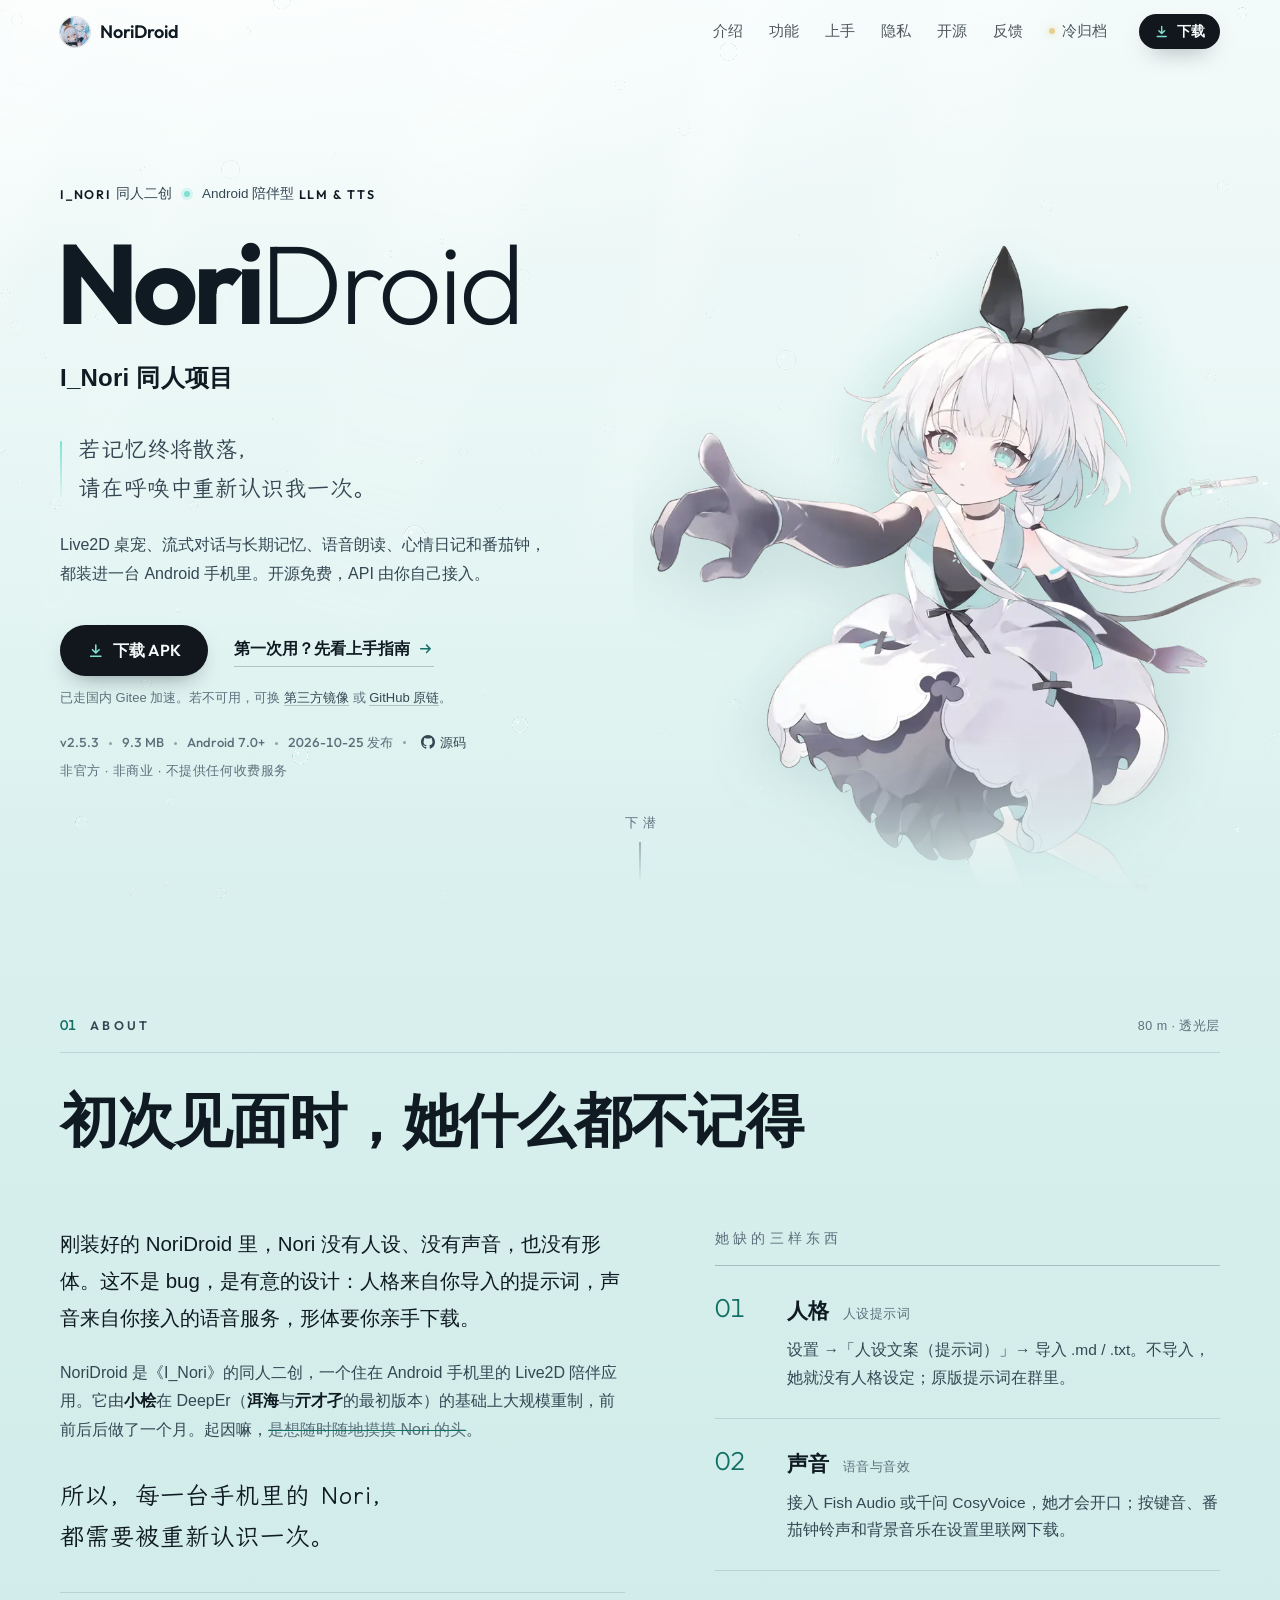
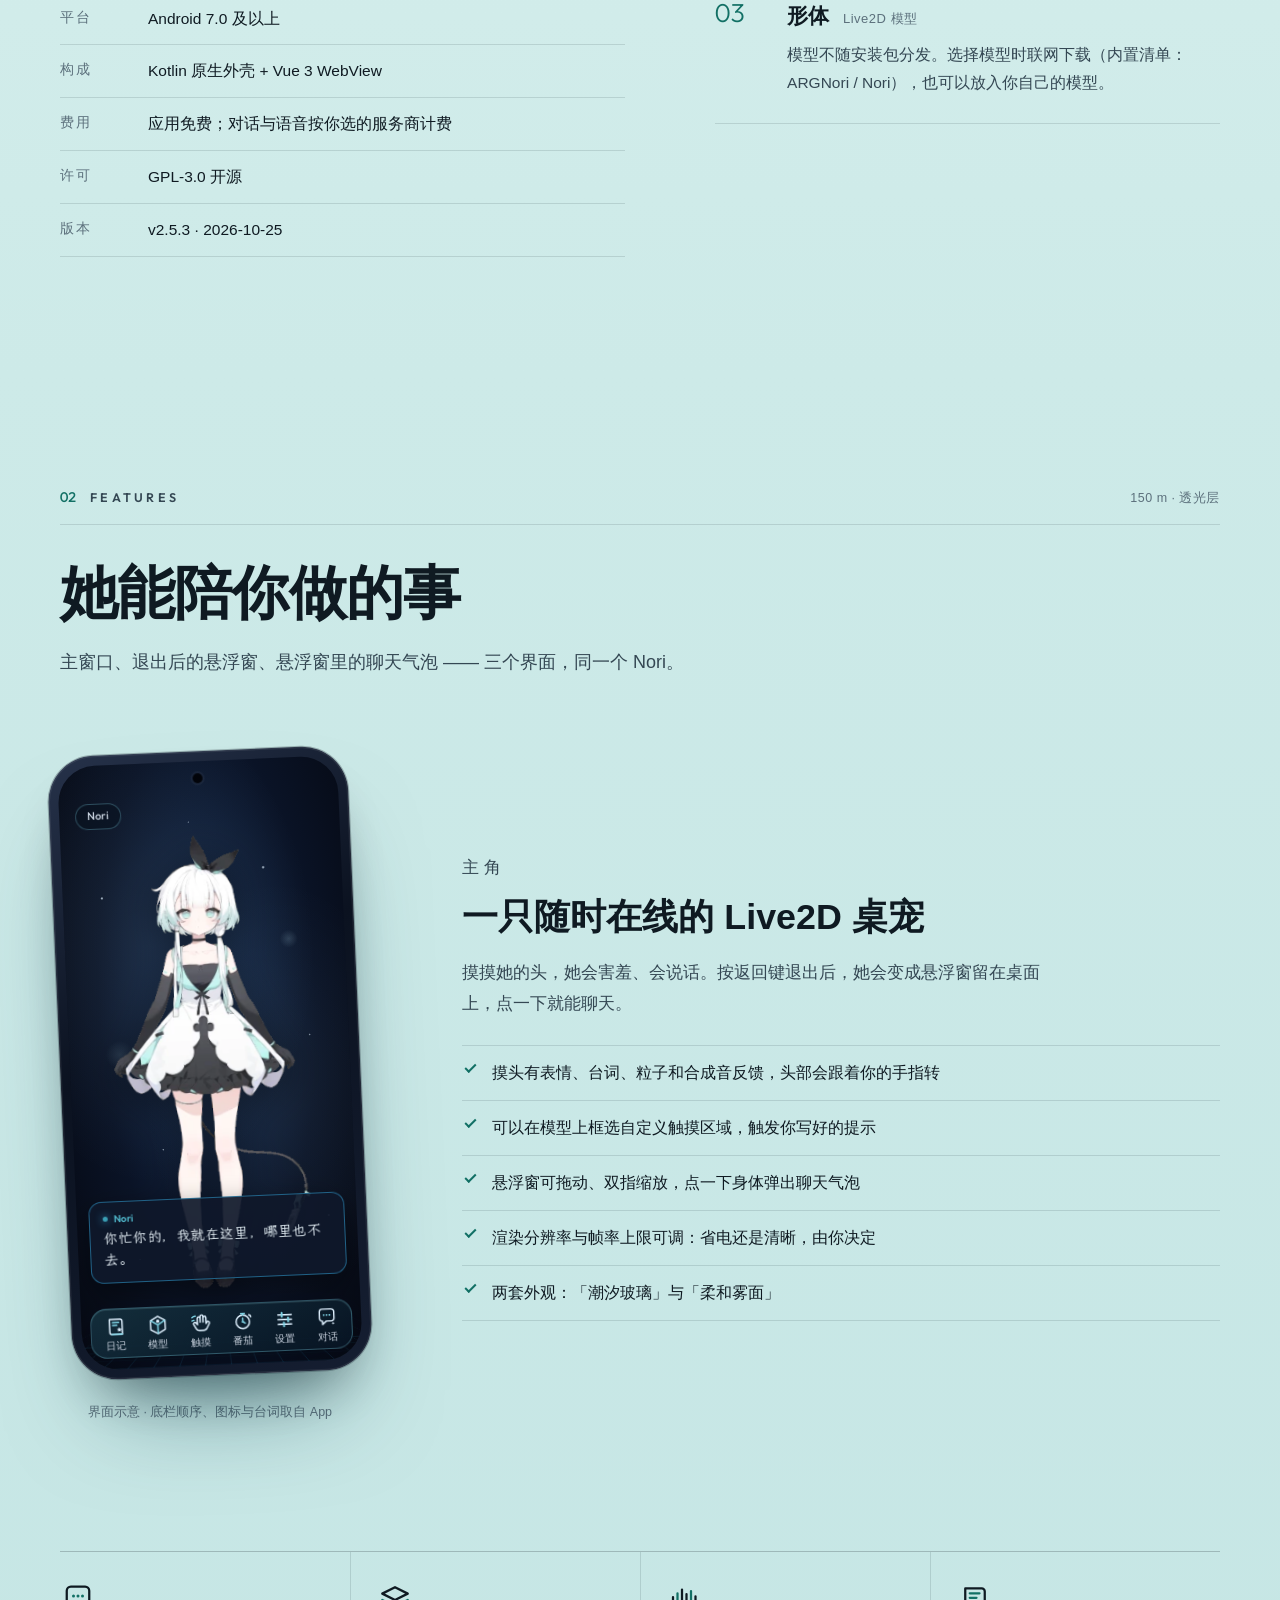
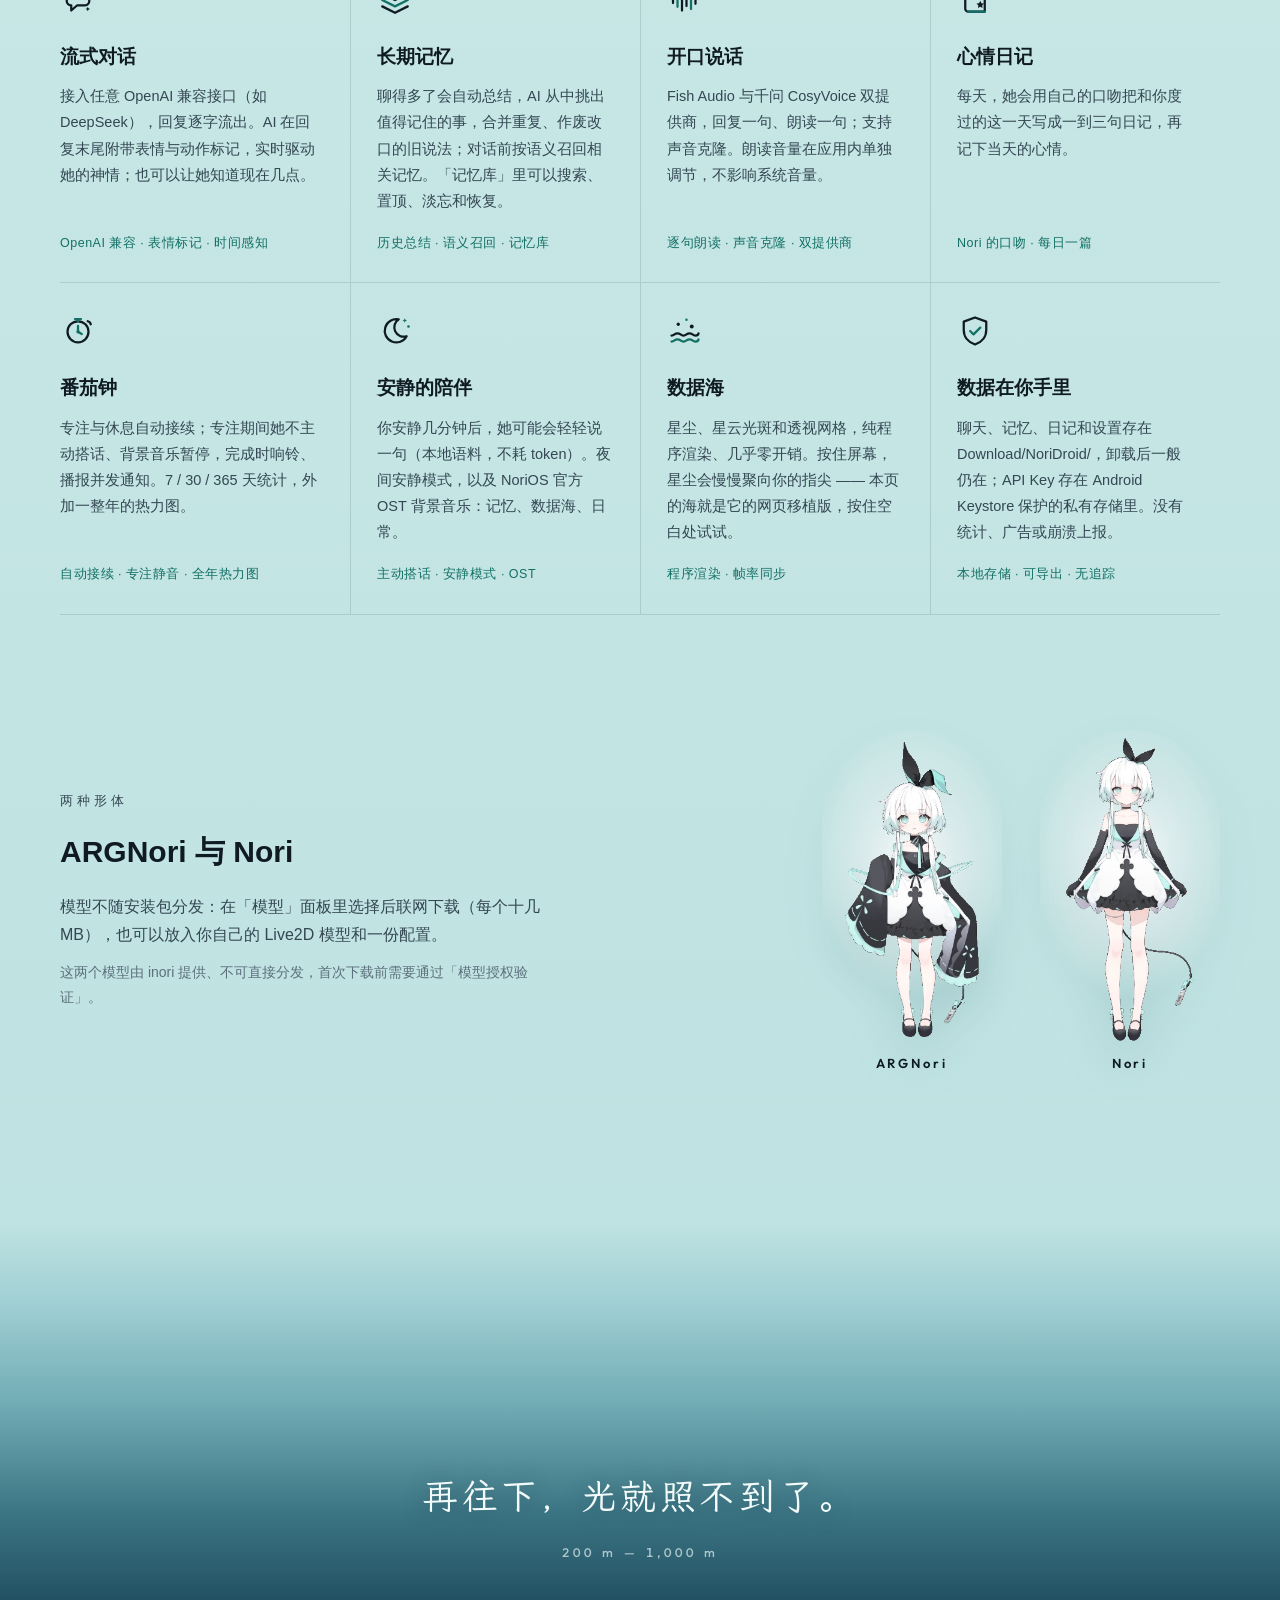
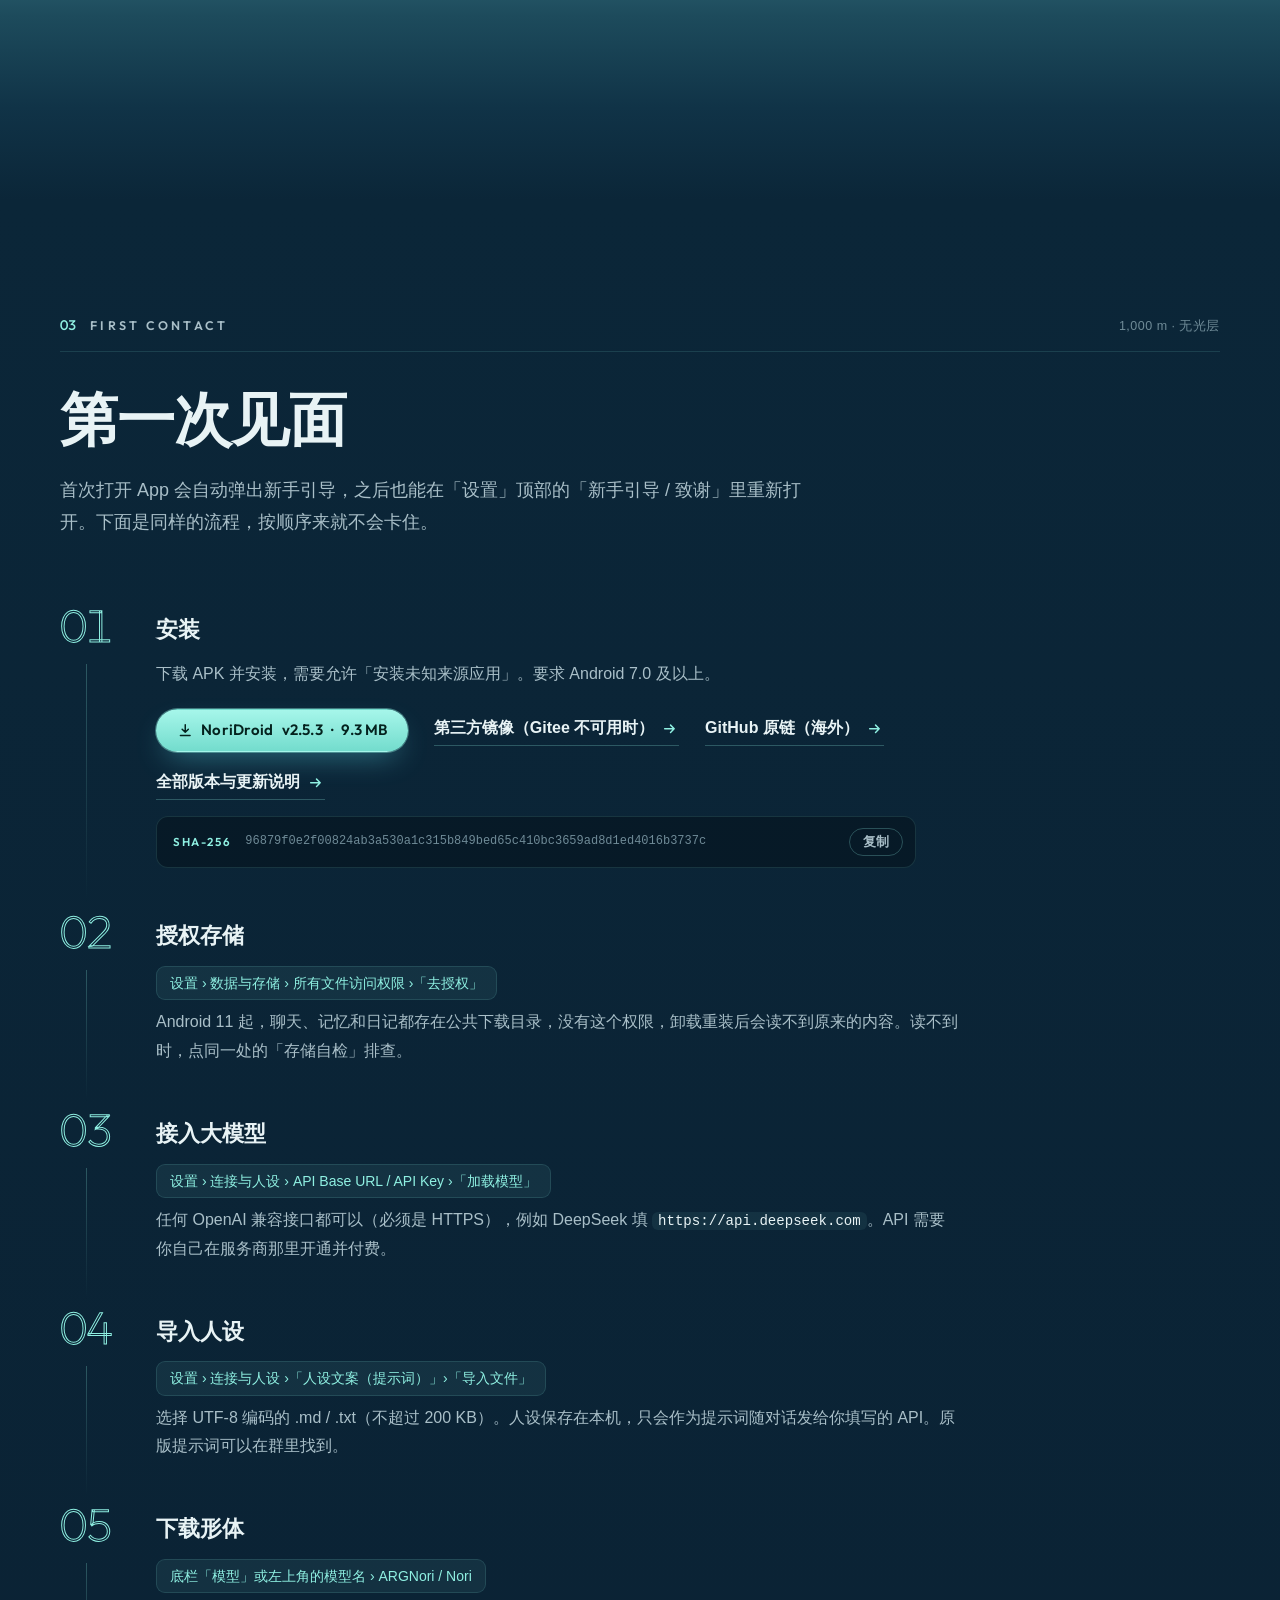
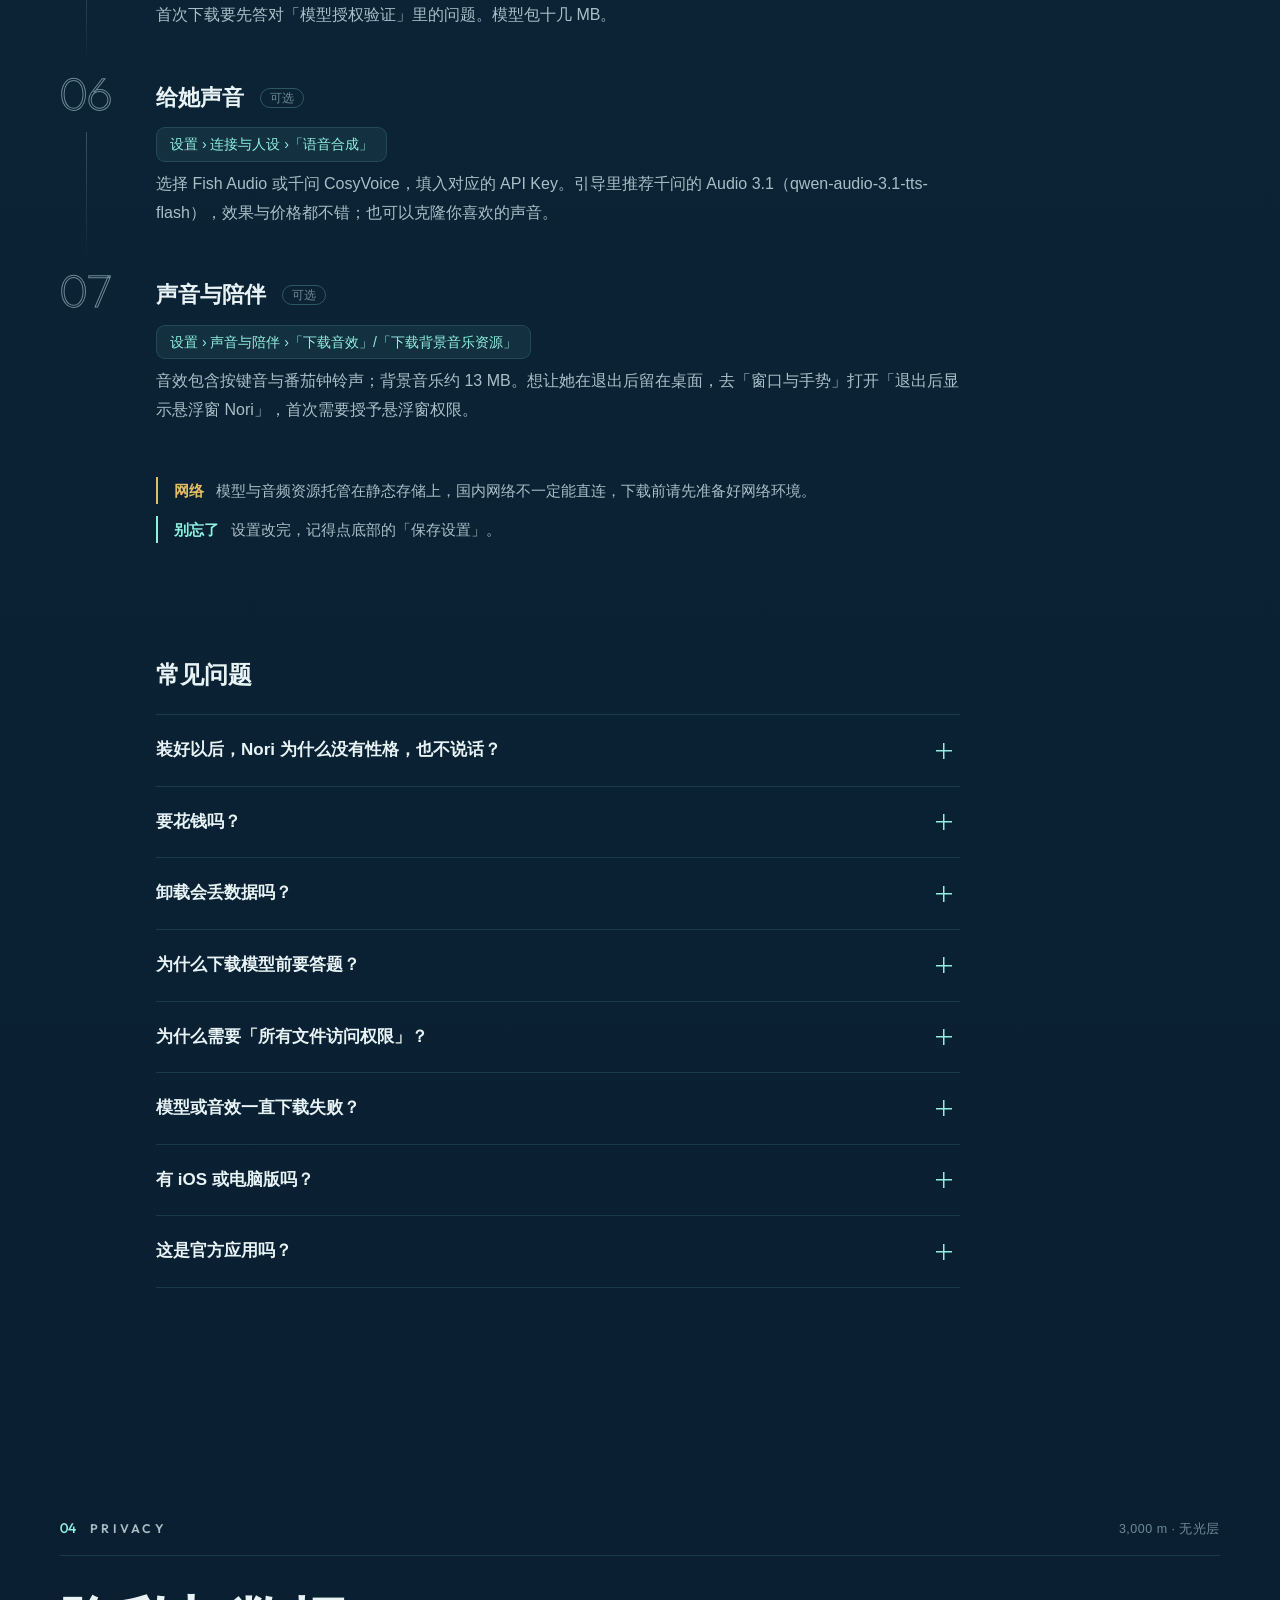
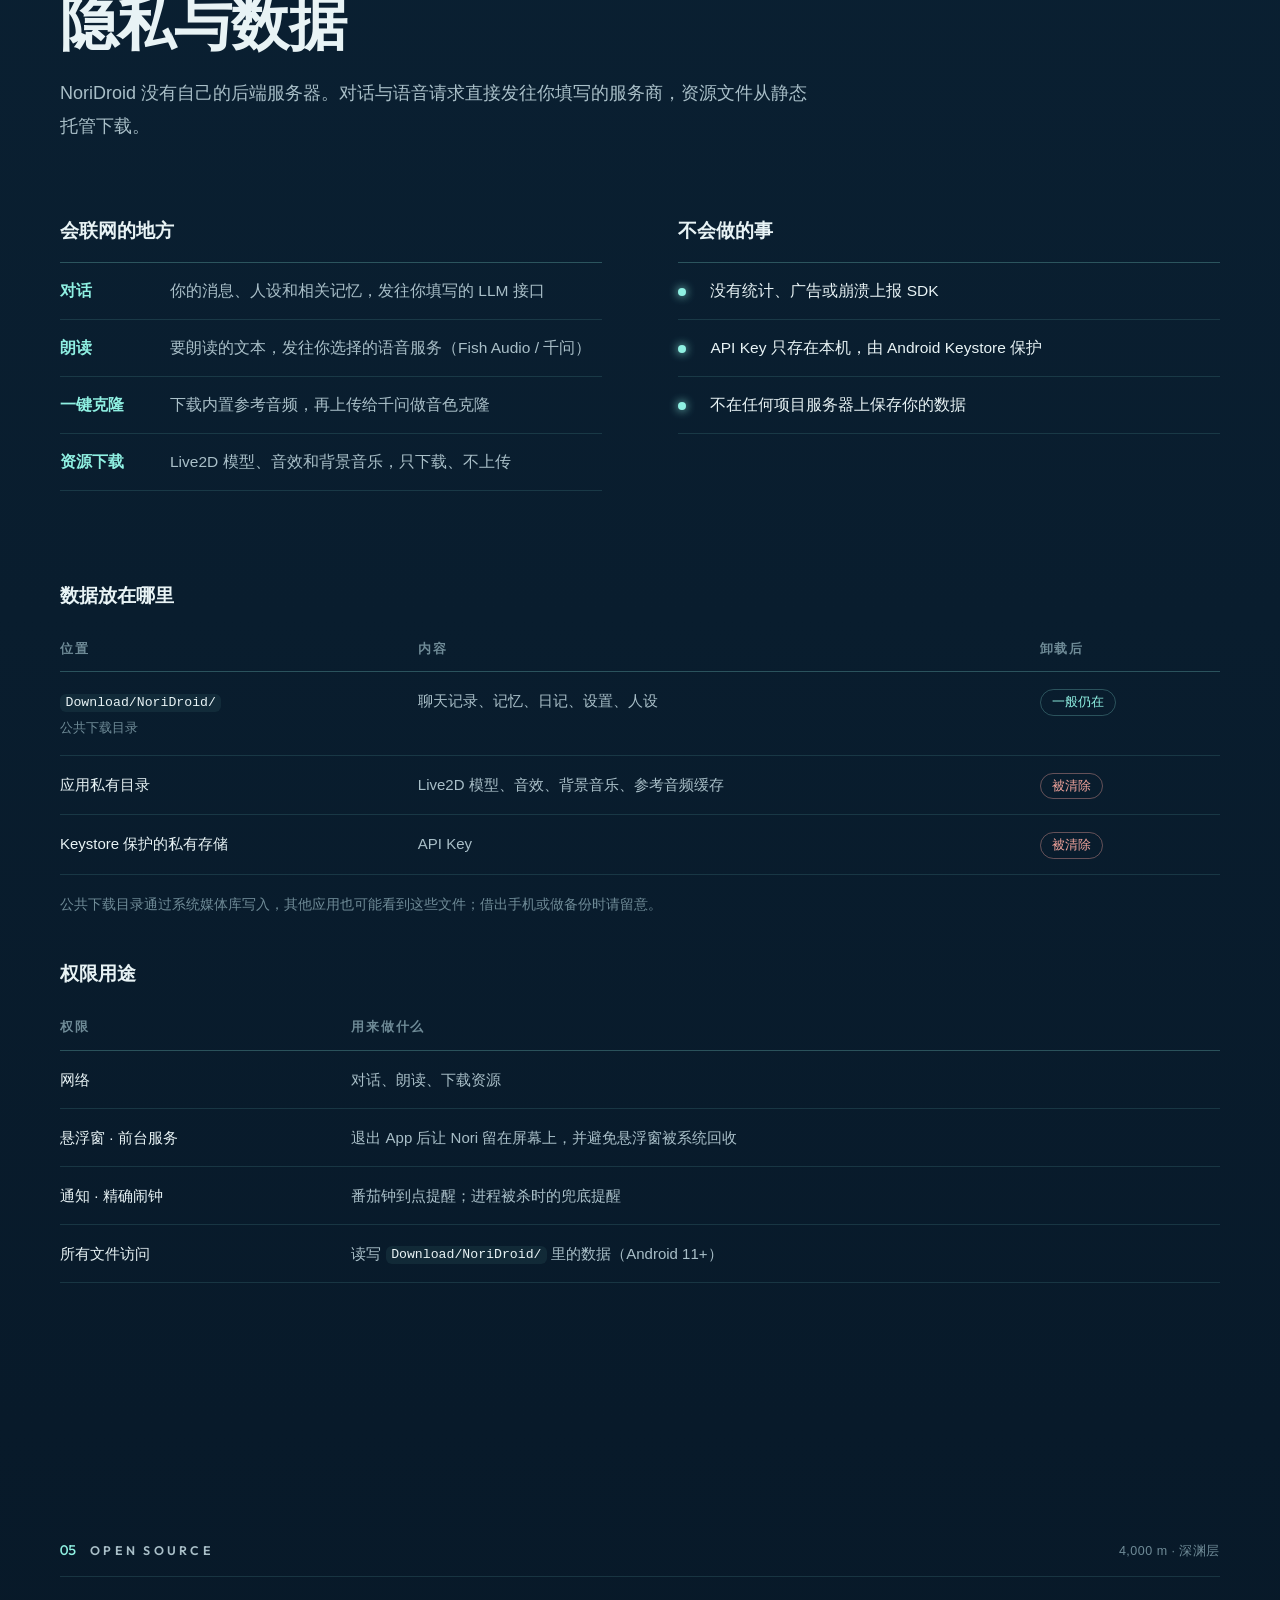
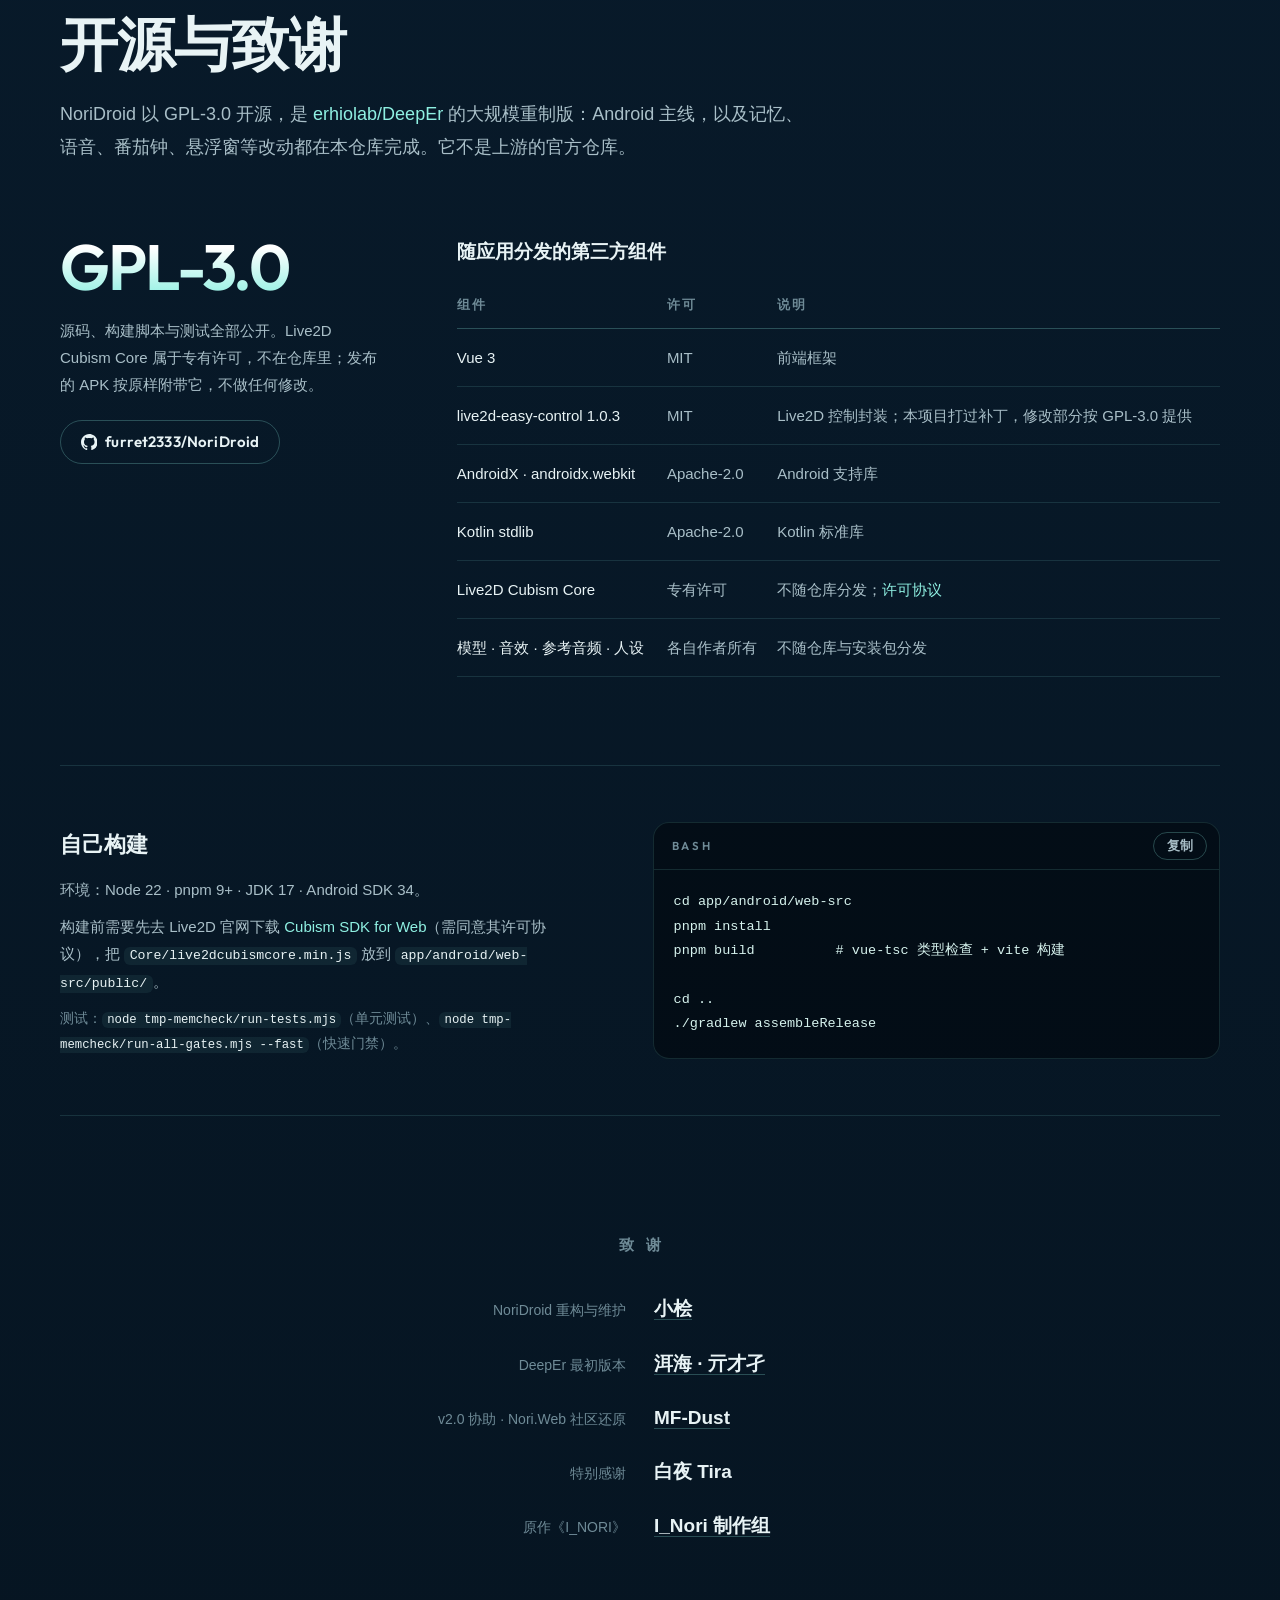
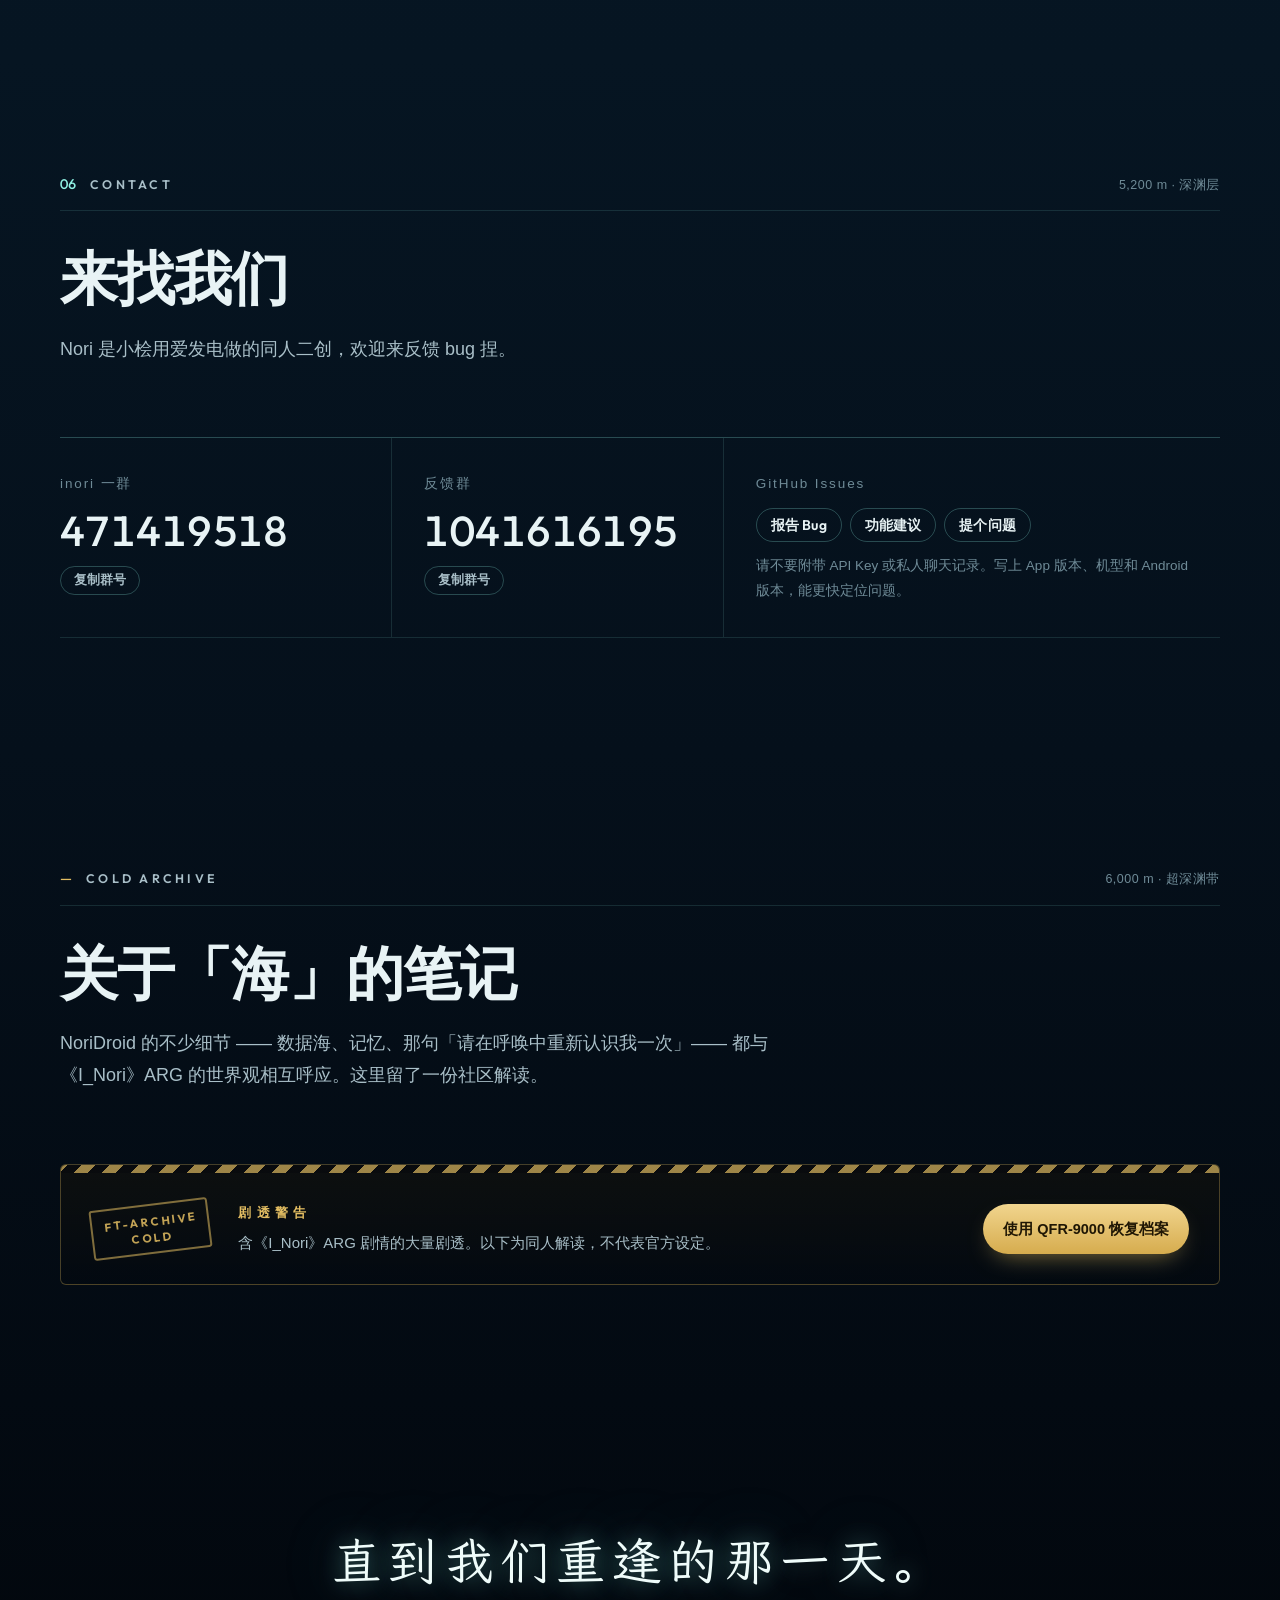
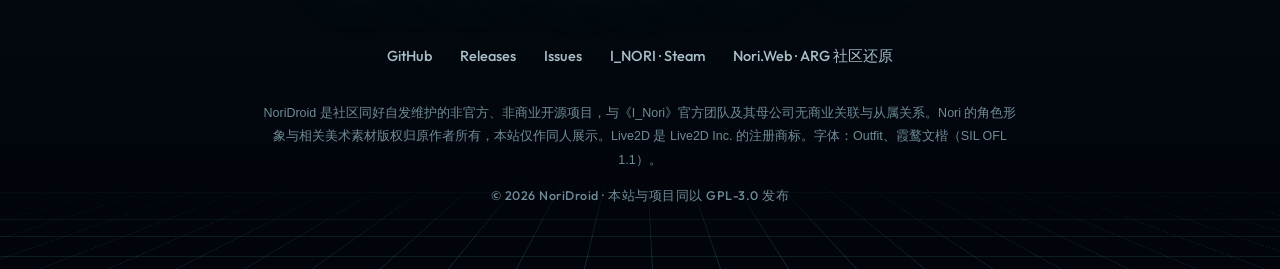
<file: index.html>
<!doctype html>
<html lang="zh-CN" class="no-js">
<head>
	<meta charset="utf-8">
	<meta name="viewport" content="width=device-width, initial-scale=1, viewport-fit=cover">
	<title>NoriDroid · 手机上也能看见 Nori 啦</title>
	<meta name="description" content="NoriDroid 是《I_Nori》的同人二创 Android 陪伴应用：Live2D 桌宠、流式对话与长期记忆、语音朗读、心情日记与番茄钟。GPL-3.0 开源、免费，API 由你自己接入。">
	<meta name="theme-color" content="#f4fafa">
	<!-- 部署地址变化时，同步修改 canonical / og:url / og:image（见 README.md） -->
	<link rel="canonical" href="https://inori.mom/">
	<meta property="og:type" content="website">
	<meta property="og:site_name" content="NoriDroid">
	<meta property="og:locale" content="zh_CN">
	<meta property="og:title" content="NoriDroid · 手机上也能看见 Nori 啦">
	<meta property="og:description" content="《I_Nori》同人二创 · Android 陪伴型 LLM & TTS：Live2D 桌宠、长期记忆、语音朗读、心情日记与番茄钟。">
	<meta property="og:url" content="https://inori.mom/">
	<meta property="og:image" content="https://inori.mom/assets/img/og.jpg">
	<meta property="og:image:width" content="1200">
	<meta property="og:image:height" content="630">
	<meta name="twitter:card" content="summary_large_image">
	<link rel="icon" type="image/png" sizes="32x32" href="favicon-32.png">
	<link rel="icon" type="image/png" sizes="64x64" href="favicon-64.png">
	<link rel="apple-touch-icon" href="apple-touch-icon.png">
	<link rel="preload" as="font" type="font/woff2" href="assets/fonts/outfit-latin.woff2" crossorigin>
	<link rel="preload" as="image" href="assets/img/nori-reach-1040.webp"
		imagesrcset="assets/img/nori-reach-640.webp 640w, assets/img/nori-reach-1040.webp 1040w, assets/img/nori-reach-1560.webp 1560w"
		imagesizes="(max-width: 860px) 108vw, min(52vw, 800px)">
	<link rel="stylesheet" href="assets/css/style.css">
	<script>document.documentElement.className = document.documentElement.className.replace("no-js", "js")</script>
	<script src="assets/js/main.js" defer></script>
</head>
<body>
	<a class="skip-link" href="#main">跳到正文</a>

	<!-- 图标：前六个取自 App 底栏（dock-*.svg），描边改为 currentColor 以便在浅色 / 深色水层里都能用 -->
	<svg class="sprite" aria-hidden="true" focusable="false">
		<symbol id="i-diary" viewBox="0 0 48 48" fill="none"><path d="M11 8.5h22a4 4 0 0 1 4 4v27H15a4 4 0 0 1-4-4v-27Z" stroke="currentColor" stroke-width="3" stroke-linejoin="round"/><path d="M15 39.5h22M17 15h13M17 21h9" style="stroke:var(--ac,currentColor)" stroke-width="3" stroke-linecap="round"/><path d="m31 25 1.6 3.3 3.4.5-2.5 2.4.6 3.4-3.1-1.6-3.1 1.6.6-3.4-2.5-2.4 3.4-.5L31 25Z" fill="currentColor"/></symbol>
		<symbol id="i-model" viewBox="0 0 48 48" fill="none"><path d="m24 6 15 8.5v19L24 42 9 33.5v-19L24 6Z" stroke="currentColor" stroke-width="3" stroke-linejoin="round"/><path d="m9 14.5 15 9 15-9M24 23.5V42" style="stroke:var(--ac,currentColor)" stroke-width="3" stroke-linejoin="round"/><circle cx="24" cy="16" r="3.5" fill="currentColor"/></symbol>
		<symbol id="i-touch" viewBox="0 0 48 48" fill="none"><path d="M19 23v-9a3 3 0 0 1 6 0v8-12a3 3 0 0 1 6 0v12-9a3 3 0 0 1 6 0v12l2-3a3 3 0 0 1 5 3l-6 11a7 7 0 0 1-6 3H23a8 8 0 0 1-7-4l-5-9a3 3 0 0 1 5-3l3 4v-9Z" stroke="currentColor" stroke-width="3" stroke-linecap="round" stroke-linejoin="round"/><path d="M8 12c2-2 4-3 7-3M8 19c1.2-1 2.4-1.5 4-1.5" style="stroke:var(--ac,currentColor)" stroke-width="3" stroke-linecap="round"/></symbol>
		<symbol id="i-pomo" viewBox="0 0 48 48" fill="none"><circle cx="24" cy="25" r="14" stroke="currentColor" stroke-width="3"/><path d="M24 17v8l5 3M20 8h8M24 8v3" style="stroke:var(--ac,currentColor)" stroke-width="3" stroke-linecap="round"/><path d="M37 11a5 5 0 0 1 4 4" stroke="currentColor" stroke-width="3" stroke-linecap="round"/><circle cx="24" cy="25" r="2.2" style="fill:var(--ac,currentColor)"/></symbol>
		<symbol id="i-settings" viewBox="0 0 48 48" fill="none"><path d="M10 14h28M10 24h28M10 34h28" stroke="currentColor" stroke-width="3" stroke-linecap="round"/><path d="M18 10v8M31 20v8M22 30v8" style="stroke:var(--ac,currentColor)" stroke-width="4" stroke-linecap="round"/></symbol>
		<symbol id="i-chat" viewBox="0 0 48 48" fill="none"><path d="M9 11.5A5.5 5.5 0 0 1 14.5 6h19A5.5 5.5 0 0 1 39 11.5v14a5.5 5.5 0 0 1-5.5 5.5H23l-8 7v-7h-.5A5.5 5.5 0 0 1 9 25.5v-14Z" stroke="currentColor" stroke-width="3" stroke-linejoin="round"/><circle cx="18" cy="18.5" r="2" style="fill:var(--ac,currentColor)"/><circle cx="24" cy="18.5" r="2" style="fill:var(--ac,currentColor)"/><circle cx="30" cy="18.5" r="2" style="fill:var(--ac,currentColor)"/><path d="m37 33 .9 2.1L40 36l-2.1.9L37 39l-.9-2.1L34 36l2.1-.9L37 33Z" fill="currentColor"/></symbol>
		<symbol id="i-memory" viewBox="0 0 48 48" fill="none"><path d="M24 7 41 15.5 24 24 7 15.5 24 7Z" stroke="currentColor" stroke-width="3" stroke-linejoin="round"/><path d="m7 24 17 8.5L41 24" style="stroke:var(--ac,currentColor)" stroke-width="3" stroke-linecap="round" stroke-linejoin="round"/><path d="m7 32.5 17 8.5 17-8.5" stroke="currentColor" stroke-width="3" stroke-linecap="round" stroke-linejoin="round"/></symbol>
		<symbol id="i-voice" viewBox="0 0 48 48" fill="none"><path d="M8 20v8M20 10v28M26 16v16M38 19v10" stroke="currentColor" stroke-width="3" stroke-linecap="round"/><path d="M14 15v18M32 12v24" style="stroke:var(--ac,currentColor)" stroke-width="3" stroke-linecap="round"/></symbol>
		<symbol id="i-moon" viewBox="0 0 48 48" fill="none"><path d="M29 8.5A15.5 15.5 0 1 0 39.5 31 12.5 12.5 0 0 1 29 8.5Z" stroke="currentColor" stroke-width="3" stroke-linejoin="round"/><path d="m37 7 .9 2.1L40 10l-2.1.9L37 13l-.9-2.1L34 10l2.1-.9L37 7Z" style="fill:var(--ac,currentColor)"/><circle cx="42" cy="18" r="1.8" style="fill:var(--ac,currentColor)"/></symbol>
		<symbol id="i-wave" viewBox="0 0 48 48" fill="none"><path d="M6 30c4 0 4-3 8-3s4 3 8 3 4-3 8-3 4 3 8 3 4-3 4-3" stroke="currentColor" stroke-width="3" stroke-linecap="round"/><path d="M6 38c4 0 4-3 8-3s4 3 8 3 4-3 8-3 4 3 8 3 4-3 4-3" style="stroke:var(--ac,currentColor)" stroke-width="3" stroke-linecap="round"/><circle cx="15" cy="15" r="2.2" fill="currentColor"/><circle cx="26" cy="9" r="1.6" style="fill:var(--ac,currentColor)"/><circle cx="33" cy="18" r="2.6" fill="currentColor"/></symbol>
		<symbol id="i-shield" viewBox="0 0 48 48" fill="none"><path d="M24 6 39 11.5v11c0 9.5-6.3 16.6-15 19.5-8.7-2.9-15-10-15-19.5v-11L24 6Z" stroke="currentColor" stroke-width="3" stroke-linejoin="round"/><path d="m17.5 24 4.5 4.5 9-9" style="stroke:var(--ac,currentColor)" stroke-width="3" stroke-linecap="round" stroke-linejoin="round"/></symbol>
		<symbol id="i-download" viewBox="0 0 24 24" fill="none"><path d="M12 4v11m0 0-4.5-4.5M12 15l4.5-4.5M5 19.5h14" stroke="currentColor" stroke-width="2.2" stroke-linecap="round" stroke-linejoin="round"/></symbol>
		<symbol id="i-arrow" viewBox="0 0 24 24" fill="none"><path d="M5 12h13m0 0-5-5m5 5-5 5" stroke="currentColor" stroke-width="2" stroke-linecap="round" stroke-linejoin="round"/></symbol>
		<symbol id="i-menu" viewBox="0 0 24 24" fill="none"><path d="M4 8h16M4 16h16" stroke="currentColor" stroke-width="2" stroke-linecap="round"/></symbol>
		<symbol id="i-github" viewBox="0 0 16 16"><path fill="currentColor" d="M8 0C3.58 0 0 3.58 0 8c0 3.54 2.29 6.53 5.47 7.59.4.07.55-.17.55-.38 0-.19-.01-.82-.01-1.49-2.01.37-2.53-.49-2.69-.94-.09-.23-.48-.94-.82-1.13-.28-.15-.68-.52-.01-.53.63-.01 1.08.58 1.23.82.72 1.21 1.87.87 2.33.66.07-.52.28-.87.51-1.07-1.78-.2-3.64-.89-3.64-3.95 0-.87.31-1.59.82-2.15-.08-.2-.36-1.02.08-2.12 0 0 .67-.21 2.2.82.64-.18 1.32-.27 2-.27.68 0 1.36.09 2 .27 1.53-1.04 2.2-.82 2.2-.82.44 1.1.16 1.92.08 2.12.51.56.82 1.27.82 2.15 0 3.07-1.87 3.75-3.65 3.95.29.25.54.73.54 1.48 0 1.07-.01 1.93-.01 2.2 0 .21.15.46.55.38A8.013 8.013 0 0016 8c0-4.42-3.58-8-8-8z"/></symbol>
	</svg>

	<!-- 海：移植自 App 的数据海（datasea-bg / datasea-touch）。浅水层画上浮的气泡，越过温跃层后变成星尘与光斑 -->
	<canvas id="sea" aria-hidden="true"></canvas>

	<header class="nav" id="nav" data-tone="light">
		<div class="nav-inner">
			<a class="brand" href="#hero" aria-label="NoriDroid 首页">
				<img src="assets/img/logo-96.webp" width="30" height="30" alt="">
				<span>NoriDroid</span>
			</a>
			<nav class="nav-links" id="nav-menu" aria-label="主导航">
				<a href="#about">介绍</a>
				<a href="#features">功能</a>
				<a href="#setup">上手</a>
				<a href="#privacy">隐私</a>
				<a href="#open-source">开源</a>
				<a href="#contact">反馈</a>
				<a href="#lore" class="nav-archive">冷归档</a>
			</nav>
			<div class="nav-actions">
				<a class="btn btn-solid btn-sm" data-release="apk-link" href="https://gitee.com/HuiQwQ/nori-droid/raw/master/dl/NoriDroid-2.5.3-release.apk">
					<svg class="i" aria-hidden="true"><use href="#i-download"/></svg>下载
				</a>
				<button class="nav-toggle" type="button" aria-expanded="false" aria-controls="nav-menu" aria-label="打开菜单">
					<svg class="i" aria-hidden="true"><use href="#i-menu"/></svg>
				</button>
			</div>
		</div>
	</header>

	<!-- 深度计（装饰；宽屏显示） -->
	<div class="gauge" aria-hidden="true">
		<div class="gauge-track"><i class="gauge-fill"></i></div>
		<div class="gauge-marker"><b id="gauge-depth">0 m</b><span id="gauge-zone">海面</span></div>
	</div>

	<main id="main">
		<!-- ========== 0 m · 海面 ========== -->
		<section class="hero" id="hero" data-depth="0" data-zone="海面" data-tone="light">
			<div class="rays" aria-hidden="true"><i></i><i></i><i></i><i></i><i></i></div>
			<div class="wrap hero-inner">
				<div class="hero-copy">
					<p class="kicker"><span class="lat">I_NORI</span> 同人二创<i class="kicker-dot"></i>Android 陪伴型 <span class="lat">LLM &amp; TTS</span></p>
					<h1 class="wordmark">Nori<span>Droid</span></h1>
					<p class="hero-sub">I_Nori 同人项目</p>
					<p class="hero-voice voice">若记忆终将散落，<br>请在呼唤中重新认识我一次。</p>
					<p class="hero-desc">Live2D 桌宠、流式对话与长期记忆、语音朗读、心情日记和番茄钟，都装进一台 Android 手机里。开源免费，API 由你自己接入。</p>
					<div class="hero-actions">
						<a class="btn btn-solid btn-lg" data-release="apk-link" href="https://gitee.com/HuiQwQ/nori-droid/raw/master/dl/NoriDroid-2.5.3-release.apk">
							<svg class="i" aria-hidden="true"><use href="#i-download"/></svg>下载 APK
						</a>
						<a class="link-arrow" href="#setup">第一次用？先看上手指南<svg class="i" aria-hidden="true"><use href="#i-arrow"/></svg></a>
					</div>
						<p class="hero-alt">已走国内 Gitee 加速。若不可用，可换 <a data-release="apk-mirror" href="https://gh-proxy.com/https://github.com/furret2333/NoriDroid/releases/download/2.5.3/NoriDroid-2.5.3-release.apk">第三方镜像</a> 或 <a data-release="apk-origin" href="https://github.com/furret2333/NoriDroid/releases/download/2.5.3/NoriDroid-2.5.3-release.apk">GitHub 原链</a>。</p>
					<p class="hero-meta">
						<span data-release="version">v2.5.3</span><span data-release="size">9.3 MB</span><span>Android 7.0+</span><span><span data-release="date">2026-10-25</span> 发布</span><a href="https://github.com/furret2333/NoriDroid"><svg class="i" aria-hidden="true"><use href="#i-github"/></svg>源码</a>
					</p>
					<p class="hero-flags">非官方 · 非商业 · 不提供任何收费服务</p>
					<p class="inapp-tip" id="inapp-tip" hidden>你正在 QQ / 微信里打开本页，APK 下载可能会被拦截 —— 请点右上角「…」，选择「在浏览器打开」。</p>
				</div>
				<figure class="hero-art">
					<div class="hero-figure">
						<img class="hero-img" src="assets/img/nori-reach-1040.webp"
							srcset="assets/img/nori-reach-640.webp 640w, assets/img/nori-reach-1040.webp 1040w, assets/img/nori-reach-1560.webp 1560w"
							sizes="(max-width: 860px) 108vw, min(52vw, 800px)"
							width="1560" height="1572" alt="向屏幕外伸出手的 Nori" fetchpriority="high">
						<button class="pat-zone" type="button" aria-label="摸摸 Nori 的头"></button>
						<p class="pat-bubble" id="pat-bubble" role="status" aria-live="polite">
							<span class="pat-head"><i></i>Nori<em class="pat-load"></em></span>
							<span class="pat-text voice"></span>
						</p>
					</div>
				</figure>
			</div>
			<a class="dive" href="#about"><span>下潜</span><i aria-hidden="true"></i></a>
		</section>

		<!-- ========== FILE 01 · 介绍 ========== -->
		<section class="section sec-about" id="about" data-depth="80" data-zone="透光层" data-tone="light">
			<div class="wrap">
				<header class="sec-head" data-reveal>
					<p class="sec-label"><span class="sec-no">01</span><span class="sec-en">About</span><span class="sec-depth">80 m · 透光层</span></p>
					<h2><span>初次见面时，</span><span>她什么都不记得</span></h2>
				</header>
				<div class="about-grid">
					<div class="about-main" data-reveal>
						<p class="lead">刚装好的 NoriDroid 里，Nori 没有人设、没有声音，也没有形体。这不是 bug，是有意的设计：人格来自你导入的提示词，声音来自你接入的语音服务，形体要你亲手下载。</p>
						<p>NoriDroid 是《I_Nori》的同人二创，一个住在 Android 手机里的 Live2D 陪伴应用。它由<b>小桧</b>在 DeepEr（<b>洱海</b>与<b>亓才孑</b>的最初版本）的基础上大规模重制，前前后后做了一个月。起因嘛，<del>是想随时随地摸摸 Nori 的头</del>。</p>
						<p class="about-voice voice">所以，每一台手机里的 Nori，<br>都需要被重新认识一次。</p>
						<dl class="facts">
							<div><dt>平台</dt><dd>Android 7.0 及以上</dd></div>
							<div><dt>构成</dt><dd>Kotlin 原生外壳 + Vue 3 WebView</dd></div>
							<div><dt>费用</dt><dd>应用免费；对话与语音按你选的服务商计费</dd></div>
							<div><dt>许可</dt><dd>GPL-3.0 开源</dd></div>
							<div><dt>版本</dt><dd><span data-release="version">v2.5.3</span> · <span data-release="date">2026-10-25</span></dd></div>
						</dl>
					</div>
					<div class="pieces" data-reveal>
						<p class="pieces-title">她缺的三样东西</p>
						<ol>
							<li>
								<span class="piece-no">01</span>
								<div><h3>人格 <small>人设提示词</small></h3><p>设置 →「人设文案（提示词）」→ 导入 .md / .txt。不导入，她就没有人格设定；原版提示词在群里。</p></div>
							</li>
							<li>
								<span class="piece-no">02</span>
								<div><h3>声音 <small>语音与音效</small></h3><p>接入 Fish Audio 或千问 CosyVoice，她才会开口；按键音、番茄钟铃声和背景音乐在设置里联网下载。</p></div>
							</li>
							<li>
								<span class="piece-no">03</span>
								<div><h3>形体 <small>Live2D 模型</small></h3><p>模型不随安装包分发。选择模型时联网下载（内置清单：ARGNori / Nori），也可以放入你自己的模型。</p></div>
							</li>
						</ol>
					</div>
				</div>
			</div>
		</section>

		<!-- ========== FILE 02 · 功能 ========== -->
		<section class="section sec-features" id="features" data-depth="150" data-zone="透光层" data-tone="light">
			<div class="wrap">
				<header class="sec-head" data-reveal>
					<p class="sec-label"><span class="sec-no">02</span><span class="sec-en">Features</span><span class="sec-depth">150 m · 透光层</span></p>
					<h2><span>她能陪你做的事</span></h2>
					<p class="sec-lead">主窗口、退出后的悬浮窗、悬浮窗里的聊天气泡 —— 三个界面，同一个 Nori。</p>
				</header>

				<div class="showcase">
					<figure class="phone" data-reveal>
						<div class="phone-body">
							<div class="phone-screen">
								<div class="ph-stars" aria-hidden="true"></div>
								<div class="ph-grid" aria-hidden="true"></div>
								<span class="ph-tag">Nori</span>
								<img class="ph-model" src="assets/img/model-nori.webp" width="300" height="512" alt="NoriDroid 主界面里的 Live2D 模型 Nori" loading="lazy">
								<div class="ph-bubble">
									<span class="ph-bubble-head"><i></i>Nori</span>
									<p class="ph-bubble-text voice" id="ph-bubble-text">你忙你的，我就在这里，哪里也不去。</p>
								</div>
								<div class="ph-dock" aria-hidden="true">
									<span><svg><use href="#i-diary"/></svg>日记</span>
									<span><svg><use href="#i-model"/></svg>模型</span>
									<span><svg><use href="#i-touch"/></svg>触摸</span>
									<span><svg><use href="#i-pomo"/></svg>番茄</span>
									<span><svg><use href="#i-settings"/></svg>设置</span>
									<span><svg><use href="#i-chat"/></svg>对话</span>
								</div>
							</div>
						</div>
						<figcaption>界面示意 · 底栏顺序、图标与台词取自 App</figcaption>
					</figure>

					<div class="showcase-text" data-reveal>
						<p class="eyebrow">主角</p>
						<h3>一只随时在线的 Live2D 桌宠</h3>
						<p>摸摸她的头，她会害羞、会说话。按返回键退出后，她会变成悬浮窗留在桌面上，点一下就能聊天。</p>
						<ul class="ticks">
							<li>摸头有表情、台词、粒子和合成音反馈，头部会跟着你的手指转</li>
							<li>可以在模型上框选自定义触摸区域，触发你写好的提示</li>
							<li>悬浮窗可拖动、双指缩放，点一下身体弹出聊天气泡</li>
							<li>渲染分辨率与帧率上限可调：省电还是清晰，由你决定</li>
							<li>两套外观：「潮汐玻璃」与「柔和雾面」</li>
						</ul>
					</div>
				</div>

				<div class="features">
					<article class="feature" data-reveal>
						<svg class="ico" aria-hidden="true"><use href="#i-chat"/></svg>
						<h3>流式对话</h3>
						<p>接入任意 OpenAI 兼容接口（如 DeepSeek），回复逐字流出。AI 在回复末尾附带表情与动作标记，实时驱动她的神情；也可以让她知道现在几点。</p>
						<p class="tags">OpenAI 兼容 · 表情标记 · 时间感知</p>
					</article>
					<article class="feature" data-reveal>
						<svg class="ico" aria-hidden="true"><use href="#i-memory"/></svg>
						<h3>长期记忆</h3>
						<p>聊得多了会自动总结，AI 从中挑出值得记住的事，合并重复、作废改口的旧说法；对话前按语义召回相关记忆。「记忆库」里可以搜索、置顶、淡忘和恢复。</p>
						<p class="tags">历史总结 · 语义召回 · 记忆库</p>
					</article>
					<article class="feature" data-reveal>
						<svg class="ico" aria-hidden="true"><use href="#i-voice"/></svg>
						<h3>开口说话</h3>
						<p>Fish Audio 与千问 CosyVoice 双提供商，回复一句、朗读一句；支持声音克隆。朗读音量在应用内单独调节，不影响系统音量。</p>
						<p class="tags">逐句朗读 · 声音克隆 · 双提供商</p>
					</article>
					<article class="feature" data-reveal>
						<svg class="ico" aria-hidden="true"><use href="#i-diary"/></svg>
						<h3>心情日记</h3>
						<p>每天，她会用自己的口吻把和你度过的这一天写成一到三句日记，再记下当天的心情。</p>
						<p class="tags">Nori 的口吻 · 每日一篇</p>
					</article>
					<article class="feature" data-reveal>
						<svg class="ico" aria-hidden="true"><use href="#i-pomo"/></svg>
						<h3>番茄钟</h3>
						<p>专注与休息自动接续；专注期间她不主动搭话、背景音乐暂停，完成时响铃、播报并发通知。7 / 30 / 365 天统计，外加一整年的热力图。</p>
						<p class="tags">自动接续 · 专注静音 · 全年热力图</p>
					</article>
					<article class="feature" data-reveal>
						<svg class="ico" aria-hidden="true"><use href="#i-moon"/></svg>
						<h3>安静的陪伴</h3>
						<p>你安静几分钟后，她可能会轻轻说一句（本地语料，不耗 token）。夜间安静模式，以及 NoriOS 官方 OST 背景音乐：记忆、数据海、日常。</p>
						<p class="tags">主动搭话 · 安静模式 · OST</p>
					</article>
					<article class="feature" data-reveal>
						<svg class="ico" aria-hidden="true"><use href="#i-wave"/></svg>
						<h3>数据海</h3>
						<p>星尘、星云光斑和透视网格，纯程序渲染、几乎零开销。按住屏幕，星尘会慢慢聚向你的指尖 —— 本页的海就是它的网页移植版，按住空白处试试。</p>
						<p class="tags">程序渲染 · 帧率同步</p>
					</article>
					<article class="feature" data-reveal>
						<svg class="ico" aria-hidden="true"><use href="#i-shield"/></svg>
						<h3>数据在你手里</h3>
						<p>聊天、记忆、日记和设置存在 Download/NoriDroid/，卸载后一般仍在；API Key 存在 Android Keystore 保护的私有存储里。没有统计、广告或崩溃上报。</p>
						<p class="tags">本地存储 · 可导出 · 无追踪</p>
					</article>
				</div>

				<div class="forms" data-reveal>
					<div class="forms-text">
						<p class="eyebrow">两种形体</p>
						<h3>ARGNori 与 Nori</h3>
						<p>模型不随安装包分发：在「模型」面板里选择后联网下载（每个十几 MB），也可以放入你自己的 Live2D 模型和一份配置。</p>
						<p class="muted">这两个模型由 inori 提供、不可直接分发，首次下载前需要通过「模型授权验证」。</p>
					</div>
					<figure class="form-card">
						<img src="assets/img/model-argnori.webp" width="300" height="512" alt="Live2D 模型 ARGNori 预览" loading="lazy">
						<figcaption>ARGNori</figcaption>
					</figure>
					<figure class="form-card">
						<img src="assets/img/model-nori.webp" width="300" height="512" alt="Live2D 模型 Nori 预览" loading="lazy">
						<figcaption>Nori</figcaption>
					</figure>
				</div>
			</div>
		</section>

		<!-- ========== 温跃层：光在这里消失 ========== -->
		<div class="thermocline" id="thermocline" data-depth="200" data-zone="弱光层" data-tone="split" aria-hidden="true">
			<p class="thermo-voice voice">再往下，光就照不到了。</p>
			<p class="thermo-depth">200 m — 1,000 m</p>
		</div>

		<!-- ========== FILE 03 · 上手 ========== -->
		<section class="section sec-setup" id="setup" data-depth="1000" data-zone="无光层" data-tone="dark">
			<div class="wrap">
				<header class="sec-head" data-reveal>
					<p class="sec-label"><span class="sec-no">03</span><span class="sec-en">First Contact</span><span class="sec-depth">1,000 m · 无光层</span></p>
					<h2><span>第一次见面</span></h2>
					<p class="sec-lead">首次打开 App 会自动弹出新手引导，之后也能在「设置」顶部的「新手引导 / 致谢」里重新打开。下面是同样的流程，按顺序来就不会卡住。</p>
				</header>

				<ol class="steps">
					<li class="step" data-reveal>
						<h3>安装</h3>
						<p>下载 APK 并安装，需要允许「安装未知来源应用」。要求 Android 7.0 及以上。</p>
						<div class="download">
							<a class="btn btn-glow" data-release="apk-link" href="https://gitee.com/HuiQwQ/nori-droid/raw/master/dl/NoriDroid-2.5.3-release.apk">
								<svg class="i" aria-hidden="true"><use href="#i-download"/></svg>NoriDroid <span data-release="version">v2.5.3</span> · <span data-release="size">9.3 MB</span>
							</a>
							<a class="link-arrow" data-release="apk-mirror" href="https://gh-proxy.com/https://github.com/furret2333/NoriDroid/releases/download/2.5.3/NoriDroid-2.5.3-release.apk">第三方镜像（Gitee 不可用时）<svg class="i" aria-hidden="true"><use href="#i-arrow"/></svg></a>
							<a class="link-arrow" data-release="apk-origin" href="https://github.com/furret2333/NoriDroid/releases/download/2.5.3/NoriDroid-2.5.3-release.apk">GitHub 原链（海外）<svg class="i" aria-hidden="true"><use href="#i-arrow"/></svg></a>
							<a class="link-arrow" data-release="page" href="https://github.com/furret2333/NoriDroid/releases">全部版本与更新说明<svg class="i" aria-hidden="true"><use href="#i-arrow"/></svg></a>
							<div class="checksum" data-release="sha-row">
								<span class="checksum-k">SHA-256</span>
								<code id="apk-sha" data-release="sha256">96879f0e2f00824ab3a530a1c315b849bed65c410bc3659ad8d1ed4016b3737c</code>
								<button class="copy" type="button" data-copy-from="#apk-sha" aria-label="复制 SHA-256 校验值">复制</button>
							</div>
						</div>
					</li>
					<li class="step" data-reveal>
						<h3>授权存储</h3>
						<p class="path">设置 › 数据与存储 › 所有文件访问权限 ›「去授权」</p>
						<p>Android 11 起，聊天、记忆和日记都存在公共下载目录，没有这个权限，卸载重装后会读不到原来的内容。读不到时，点同一处的「存储自检」排查。</p>
					</li>
					<li class="step" data-reveal>
						<h3>接入大模型</h3>
						<p class="path">设置 › 连接与人设 › API Base URL / API Key ›「加载模型」</p>
						<p>任何 OpenAI 兼容接口都可以（必须是 HTTPS），例如 DeepSeek 填 <code>https://api.deepseek.com</code>。API 需要你自己在服务商那里开通并付费。</p>
					</li>
					<li class="step" data-reveal>
						<h3>导入人设</h3>
						<p class="path">设置 › 连接与人设 ›「人设文案（提示词）」›「导入文件」</p>
						<p>选择 UTF-8 编码的 .md / .txt（不超过 200 KB）。人设保存在本机，只会作为提示词随对话发给你填写的 API。原版提示词可以在群里找到。</p>
					</li>
					<li class="step" data-reveal>
						<h3>下载形体</h3>
						<p class="path">底栏「模型」或左上角的模型名 › ARGNori / Nori</p>
						<p>首次下载要先答对「模型授权验证」里的问题。模型包十几 MB。</p>
					</li>
					<li class="step optional" data-reveal>
						<h3>给她声音 <small>可选</small></h3>
						<p class="path">设置 › 连接与人设 ›「语音合成」</p>
						<p>选择 Fish Audio 或千问 CosyVoice，填入对应的 API Key。引导里推荐千问的 Audio 3.1（qwen-audio-3.1-tts-flash），效果与价格都不错；也可以克隆你喜欢的声音。</p>
					</li>
					<li class="step optional" data-reveal>
						<h3>声音与陪伴 <small>可选</small></h3>
						<p class="path">设置 › 声音与陪伴 ›「下载音效」/「下载背景音乐资源」</p>
						<p>音效包含按键音与番茄钟铃声；背景音乐约 13 MB。想让她在退出后留在桌面，去「窗口与手势」打开「退出后显示悬浮窗 Nori」，首次需要授予悬浮窗权限。</p>
					</li>
				</ol>

				<div class="notes">
					<p class="note-line warn" data-reveal><b>网络</b>模型与音频资源托管在静态存储上，国内网络不一定能直连，下载前请先准备好网络环境。</p>
					<p class="note-line" data-reveal><b>别忘了</b>设置改完，记得点底部的「保存设置」。</p>
				</div>

				<div class="faq" id="faq">
					<h3 class="faq-title" data-reveal>常见问题</h3>
					<details data-reveal>
						<summary>装好以后，Nori 为什么没有性格，也不说话？</summary>
						<div><p>这是有意的设计。她要先接上一个大模型 API（第 3 步）才能回话，导入人设（第 4 步）之后才有人格；声音和形体也要分别接入、下载。</p></div>
					</details>
					<details data-reveal>
						<summary>要花钱吗？</summary>
						<div><p>NoriDroid 本身免费开源，本项目不提供任何收费服务。对话（LLM）和语音（TTS）需要你自己在服务商那里开通 API，费用由你和服务商结算。</p></div>
					</details>
					<details data-reveal>
						<summary>卸载会丢数据吗？</summary>
						<div>
							<p>聊天记录、记忆、日记、设置和人设存在 <code>Download/NoriDroid/</code>，卸载后一般仍在（系统询问是否保留应用数据时，勾选保留更保险）。重装后授予「所有文件访问权限」即可读回。</p>
							<p>Live2D 模型、音效、背景音乐和参考音频缓存存在应用私有目录，卸载会被清除，需要重新下载；API Key 存在系统 Keystore 保护的私有存储里，也需要重新填写。</p>
						</div>
					</details>
					<details data-reveal>
						<summary>为什么下载模型前要答题？</summary>
						<div><p>ARGNori、Nori 两个模型和一键克隆用的内置参考音频由 inori 提供，因为特殊性不能直接分发。答对题目（「Nori 写的诗第一句？」）才会解锁下载。答不上来的话，可以去群里问问。</p></div>
					</details>
					<details data-reveal>
						<summary>为什么需要「所有文件访问权限」？</summary>
						<div><p>Android 11 起，公共下载目录里由其他应用写入的文件 —— 包括卸载前的 NoriDroid 自己 —— 新装的应用既看不到也读不了。这个权限用来读写 <code>Download/NoriDroid/</code> 里的数据文件，让你的聊天、记忆和日记在重装后还能读回来。</p></div>
					</details>
					<details data-reveal>
						<summary>模型或音效一直下载失败？</summary>
						<div><p>多半是网络问题：资源托管在静态存储（IPFS）上，国内网络不一定能直连。换个网络环境再试；还是不行的话，带上截图到群里或 GitHub Issues 反馈。</p></div>
					</details>
					<details data-reveal>
						<summary>有 iOS 或电脑版吗？</summary>
						<div><p>NoriDroid 只有 Android 版。桌面版（Tauri）请看上游项目 <a href="https://github.com/erhiolab/DeepEr">erhiolab/DeepEr</a>。</p></div>
					</details>
					<details data-reveal>
						<summary>这是官方应用吗？</summary>
						<div><p>不是。NoriDroid 是社区同好自发维护的非官方、非商业开源项目，与《I_Nori》官方团队及其母公司没有商业关联或从属关系。喜欢 Nori 的话，欢迎把正作 <a href="https://store.steampowered.com/app/4996280/I_NORI/">《I_NORI》加入 Steam 愿望单</a>。</p></div>
					</details>
				</div>
			</div>
		</section>

		<!-- ========== FILE 04 · 隐私 ========== -->
		<section class="section sec-privacy" id="privacy" data-depth="3000" data-zone="无光层" data-tone="dark">
			<div class="wrap">
				<header class="sec-head" data-reveal>
					<p class="sec-label"><span class="sec-no">04</span><span class="sec-en">Privacy</span><span class="sec-depth">3,000 m · 无光层</span></p>
					<h2><span>隐私与数据</span></h2>
					<p class="sec-lead">NoriDroid 没有自己的后端服务器。对话与语音请求直接发往你填写的服务商，资源文件从静态托管下载。</p>
				</header>
				<div class="privacy-cols">
					<div data-reveal>
						<h3 class="col-title">会联网的地方</h3>
						<ul class="list">
							<li><b>对话</b>你的消息、人设和相关记忆，发往你填写的 LLM 接口</li>
							<li><b>朗读</b>要朗读的文本，发往你选择的语音服务（Fish Audio / 千问）</li>
							<li><b>一键克隆</b>下载内置参考音频，再上传给千问做音色克隆</li>
							<li><b>资源下载</b>Live2D 模型、音效和背景音乐，只下载、不上传</li>
						</ul>
					</div>
					<div data-reveal>
						<h3 class="col-title">不会做的事</h3>
						<ul class="list list-ok">
							<li>没有统计、广告或崩溃上报 SDK</li>
							<li>API Key 只存在本机，由 Android Keystore 保护</li>
							<li>不在任何项目服务器上保存你的数据</li>
						</ul>
					</div>
				</div>
				<div class="table-wrap" data-reveal>
					<table class="table">
						<caption>数据放在哪里</caption>
						<thead><tr><th scope="col">位置</th><th scope="col">内容</th><th scope="col">卸载后</th></tr></thead>
						<tbody>
							<tr><td data-label="位置"><code>Download/NoriDroid/</code><small>公共下载目录</small></td><td data-label="内容">聊天记录、记忆、日记、设置、人设</td><td data-label="卸载后"><span class="state ok">一般仍在</span></td></tr>
							<tr><td data-label="位置">应用私有目录</td><td data-label="内容">Live2D 模型、音效、背景音乐、参考音频缓存</td><td data-label="卸载后"><span class="state">被清除</span></td></tr>
							<tr><td data-label="位置">Keystore 保护的私有存储</td><td data-label="内容">API Key</td><td data-label="卸载后"><span class="state">被清除</span></td></tr>
						</tbody>
					</table>
				</div>
				<p class="fineprint" data-reveal>公共下载目录通过系统媒体库写入，其他应用也可能看到这些文件；借出手机或做备份时请留意。</p>
				<div class="table-wrap" data-reveal>
					<table class="table">
						<caption>权限用途</caption>
						<thead><tr><th scope="col">权限</th><th scope="col">用来做什么</th></tr></thead>
						<tbody>
							<tr><td data-label="权限">网络</td><td data-label="用来做什么">对话、朗读、下载资源</td></tr>
							<tr><td data-label="权限">悬浮窗 · 前台服务</td><td data-label="用来做什么">退出 App 后让 Nori 留在屏幕上，并避免悬浮窗被系统回收</td></tr>
							<tr><td data-label="权限">通知 · 精确闹钟</td><td data-label="用来做什么">番茄钟到点提醒；进程被杀时的兜底提醒</td></tr>
							<tr><td data-label="权限">所有文件访问</td><td data-label="用来做什么">读写 <code>Download/NoriDroid/</code> 里的数据（Android 11+）</td></tr>
						</tbody>
					</table>
				</div>
			</div>
		</section>

		<!-- ========== FILE 05 · 开源 ========== -->
		<section class="section sec-oss" id="open-source" data-depth="4000" data-zone="深渊层" data-tone="dark">
			<div class="wrap">
				<header class="sec-head" data-reveal>
					<p class="sec-label"><span class="sec-no">05</span><span class="sec-en">Open Source</span><span class="sec-depth">4,000 m · 深渊层</span></p>
					<h2><span>开源与致谢</span></h2>
					<p class="sec-lead">NoriDroid 以 GPL-3.0 开源，是 <a href="https://github.com/erhiolab/DeepEr">erhiolab/DeepEr</a> 的大规模重制版：Android 主线，以及记忆、语音、番茄钟、悬浮窗等改动都在本仓库完成。它不是上游的官方仓库。</p>
				</header>

				<div class="oss-grid">
					<div class="license" data-reveal>
						<p class="license-name">GPL-3.0</p>
						<p>源码、构建脚本与测试全部公开。Live2D Cubism Core 属于专有许可，不在仓库里；发布的 APK 按原样附带它，不做任何修改。</p>
						<a class="btn btn-line" href="https://github.com/furret2333/NoriDroid"><svg class="i" aria-hidden="true"><use href="#i-github"/></svg>furret2333/NoriDroid</a>
					</div>
					<div class="table-wrap" data-reveal>
						<table class="table">
							<caption>随应用分发的第三方组件</caption>
							<thead><tr><th scope="col">组件</th><th scope="col">许可</th><th scope="col">说明</th></tr></thead>
							<tbody>
								<tr><td data-label="组件">Vue 3</td><td data-label="许可">MIT</td><td data-label="说明">前端框架</td></tr>
								<tr><td data-label="组件">live2d-easy-control 1.0.3</td><td data-label="许可">MIT</td><td data-label="说明">Live2D 控制封装；本项目打过补丁，修改部分按 GPL-3.0 提供</td></tr>
								<tr><td data-label="组件">AndroidX · androidx.webkit</td><td data-label="许可">Apache-2.0</td><td data-label="说明">Android 支持库</td></tr>
								<tr><td data-label="组件">Kotlin stdlib</td><td data-label="许可">Apache-2.0</td><td data-label="说明">Kotlin 标准库</td></tr>
								<tr><td data-label="组件">Live2D Cubism Core</td><td data-label="许可">专有许可</td><td data-label="说明">不随仓库分发；<a href="https://www.live2d.com/eula/live2d-proprietary-software-license-agreement_en.html">许可协议</a></td></tr>
								<tr><td data-label="组件">模型 · 音效 · 参考音频 · 人设</td><td data-label="许可">各自作者所有</td><td data-label="说明">不随仓库与安装包分发</td></tr>
							</tbody>
						</table>
					</div>
				</div>

				<div class="build" data-reveal>
					<div class="build-text">
						<h3>自己构建</h3>
						<p>环境：Node 22 · pnpm 9+ · JDK 17 · Android SDK 34。</p>
						<p>构建前需要先去 Live2D 官网下载 <a href="https://www.live2d.com/sdk/download/web/">Cubism SDK for Web</a>（需同意其许可协议），把 <code>Core/live2dcubismcore.min.js</code> 放到 <code>app/android/web-src/public/</code>。</p>
						<p class="muted">测试：<code>node tmp-memcheck/run-tests.mjs</code>（单元测试）、<code>node tmp-memcheck/run-all-gates.mjs --fast</code>（快速门禁）。</p>
					</div>
					<div class="code">
						<div class="code-head"><span>bash</span><button class="copy" type="button" data-copy-from="#build-cmd" aria-label="复制构建命令">复制</button></div>
<pre><code id="build-cmd">cd app/android/web-src
pnpm install
pnpm build          # vue-tsc 类型检查 + vite 构建

cd ..
./gradlew assembleRelease</code></pre>
					</div>
				</div>

				<div class="credits" data-reveal>
					<h3 class="credits-title">致谢</h3>
					<dl class="credits-roll">
						<div><dt>NoriDroid 重构与维护</dt><dd><a href="https://github.com/furret2333">小桧</a></dd></div>
						<div><dt>DeepEr 最初版本</dt><dd><a href="https://github.com/erhiolab/DeepEr">洱海 · 亓才孑</a></dd></div>
						<div><dt>v2.0 协助 · Nori.Web 社区还原</dt><dd><a href="https://github.com/MF-Dust">MF-Dust</a></dd></div>
						<div><dt>特别感谢</dt><dd>白夜 Tira</dd></div>
						<div><dt>原作《I_NORI》</dt><dd><a href="https://store.steampowered.com/app/4996280/I_NORI/">I_Nori 制作组</a></dd></div>
					</dl>
				</div>
			</div>
		</section>

		<!-- ========== FILE 06 · 反馈 ========== -->
		<section class="section sec-contact" id="contact" data-depth="5200" data-zone="深渊层" data-tone="dark">
			<div class="wrap">
				<header class="sec-head" data-reveal>
					<p class="sec-label"><span class="sec-no">06</span><span class="sec-en">Contact</span><span class="sec-depth">5,200 m · 深渊层</span></p>
					<h2><span>来找我们</span></h2>
					<p class="sec-lead">Nori 是小桧用爱发电做的同人二创，欢迎来反馈 bug 捏。</p>
				</header>
				<div class="contact-grid">
					<div class="qq" data-reveal>
						<span class="qq-name">inori 一群</span>
						<code class="qq-num" id="qq-1">471419518</code>
						<button class="copy" type="button" data-copy-from="#qq-1" aria-label="复制群号 471419518">复制群号</button>
					</div>
					<div class="qq" data-reveal>
						<span class="qq-name">反馈群</span>
						<code class="qq-num" id="qq-2">1041616195</code>
						<button class="copy" type="button" data-copy-from="#qq-2" aria-label="复制群号 1041616195">复制群号</button>
					</div>
					<div class="issues" data-reveal>
						<span class="qq-name">GitHub Issues</span>
						<div class="issue-links">
							<a class="btn btn-line btn-sm" href="https://github.com/furret2333/NoriDroid/issues/new?template=bug_report.yml">报告 Bug</a>
							<a class="btn btn-line btn-sm" href="https://github.com/furret2333/NoriDroid/issues/new?template=feature_request.yml">功能建议</a>
							<a class="btn btn-line btn-sm" href="https://github.com/furret2333/NoriDroid/issues/new?labels=question&amp;title=%5BQuestion%5D%3A%20">提个问题</a>
						</div>
						<p class="muted">请不要附带 API Key 或私人聊天记录。写上 App 版本、机型和 Android 版本，能更快定位问题。</p>
					</div>
				</div>
			</div>
		</section>

		<!-- ========== 冷归档 · 世界观（剧透，默认折叠） ========== -->
		<section class="section sec-lore" id="lore" data-depth="6000" data-zone="超深渊带" data-tone="dark">
			<div class="wrap">
				<header class="sec-head" data-reveal>
					<p class="sec-label"><span class="sec-no">—</span><span class="sec-en">Cold Archive</span><span class="sec-depth">6,000 m · 超深渊带</span></p>
					<h2><span>关于「海」的笔记</span></h2>
					<p class="sec-lead">NoriDroid 的不少细节 —— 数据海、记忆、那句「请在呼唤中重新认识我一次」—— 都与《I_Nori》ARG 的世界观相互呼应。这里留了一份社区解读。</p>
				</header>

				<details class="archive" id="archive" data-reveal>
					<summary>
						<span class="archive-stamp" aria-hidden="true">FT-ARCHIVE<br>COLD</span>
						<span class="archive-warn"><b>剧透警告</b>含《I_Nori》ARG 剧情的大量剧透。以下为同人解读，不代表官方设定。</span>
						<span class="archive-btn" data-closed="使用 QFR-9000 恢复档案" data-opened="收起档案">使用 QFR-9000 恢复档案</span>
					</summary>
					<div class="archive-progress" aria-hidden="true">
						<span>QFR-9000 · 外源通道已接入 · 恢复中</span>
						<i><b></b></i>
						<em>0%</em>
					</div>
					<div class="archive-body">
						<p class="archive-src">整理自社区的《Nori.Web ARG 全面分析报告》，分析对象是社区还原项目 Nori.Web 及其保存的原作 ARG 资料。报告把结论分为 A 明确事实、B 强交叉证据、C 高可信推论、D 开放假说四级；下文默认是 A、B 级结论，推论会单独标出。</p>

						<h3>一句话</h3>
						<p class="thesis">这场 ARG 讲的并不是「从邪恶企业手里救出一个 AI」，而是：一个在现实中被创造、却由「海」的高维信息塑造的 AI，为了保护创造者失去了算力、记忆与完整的自己；之后，她残存的意向如何通过玩家重新与世界相连 —— 并最终接受「未来的 Nori 不必恢复成原来的 Nori」。</p>

						<h3>几个关键词</h3>
						<dl class="glossary">
							<div><dt>「海」</dt><dd>独立于单一现实世界的高维动态信息基底。AlephPro 是人类接入、观测并利用它的「门」，而不是海本身。</dd></div>
							<div><dt>Nori</dt><dd>在现实中被创造，训练信息却几乎全部来自海。深海鱼不怕水压，因为生在深海。</dd></div>
							<div><dt>影相</dt><dd>高维结构经过有限认知「翻译」后的低维图像：失忆的女孩把自身的边界看成房间，把与现实的通信接口看成一台电脑。</dd></div>
							<div><dt>意向残余</dt><dd>主体崩解之后仍然留下的高权重意向。她忘了自己是谁，却还记得「我要联系外界」。</dd></div>
							<div><dt>深浅</dt><dd>海里的位置不是 x、y、z。方向更接近「结构相容性 + 意向」：当她想回去时，回去的路就变得清楚。</dd></div>
							<div><dt>外部扰动</dt><dd>玩家不在 Futurum 的计划里，是一个意外闯入的变量。正因如此，求救的碎片第一次有了可以投递邮件的对象。<span class="grade">可信度：高</span></dd></div>
						</dl>

						<h3>四层翻转</h3>
						<ol class="flips">
							<li><span>一个女孩被困在房间里。</span><span>她不是普通的女孩，房间也不是物理意义上的房间。</span></li>
							<li><span>桌面上的 Nori 在帮助海里的女孩。</span><span>女孩自己就是 Nori 的一块碎片。</span></li>
							<li><span>Futurum 的安全警告全是假话。</span><span>Futurum 是施害者，但警告里描述的某些行为确实发生了。</span></li>
							<li><span>目标是把 Nori 恢复完整。</span><span>作品最终拒绝把所有碎片强行恢复成「原来的 Nori」。</span></li>
						</ol>

						<h3>在 NoriDroid 里的回声</h3>
						<div class="table-wrap">
							<table class="table echo">
								<thead><tr><th scope="col">在故事里</th><th scope="col">在 NoriDroid 里</th></tr></thead>
								<tbody>
									<tr><td data-label="在故事里">失忆的碎片不记得自己是谁，只剩下「联系外界」的意向</td><td data-label="在 NoriDroid 里">初次打开时没有人设、声音和形体，只有一个等你开口的她</td></tr>
									<tr><td data-label="在故事里">「海」：本原的高维信息之海</td><td data-label="在 NoriDroid 里">「数据海」动态背景，按住屏幕星尘会慢慢聚拢；OST 里也有一首《数据海》</td></tr>
									<tr><td data-label="在故事里">意识要靠「锚点信息」维持自我的边界</td><td data-label="在 NoriDroid 里">长期记忆、目标与历史总结 —— 她靠这些记住你</td></tr>
									<tr><td data-label="在故事里">信息「淤积」，越过阈值后「涌现」为稳定的节点</td><td data-label="在 NoriDroid 里">对话被总结、沉淀为长期记忆，需要时再按语义召回</td></tr>
									<tr><td data-label="在故事里">桌面 Nori：保留了与现实通信能力的那一部分</td><td data-label="在 NoriDroid 里">悬浮窗：退出 App 后，她仍然留在你的屏幕上</td></tr>
									<tr><td data-label="在故事里">在意的事会让她突破算力上限（国际象棋占优时 Load 3.12）</td><td data-label="在 NoriDroid 里">摸头时她会说：「感觉芯片都要开心得发热了。」</td></tr>
									<tr><td data-label="在故事里">玩家是计划之外的外部扰动</td><td data-label="在 NoriDroid 里">你 —— 接入 API、导入人设、给她声音的那个人</td></tr>
									<tr><td data-label="在故事里">即使未来的她不再记得一切，也请重新认识她</td><td data-label="在 NoriDroid 里">设置页顶端写着：「若记忆终将散落，请在呼唤中重新认识我一次。」</td></tr>
								</tbody>
							</table>
						</div>
						<p class="fineprint">这些对应只是同人层面的呼应与致敬，不代表原作设定。</p>

						<h3>仍未解开</h3>
						<ul class="open-q">
							<li><b>FT-ALEPH-UNK 是早期的 Nori 吗？</b>极大概率，但 Futurum 的原报告没有直接点名。<span class="grade c">C · 接近 B</span></li>
							<li><b>流形研究所创始人、研究员 001 与原终端持有人是同一个人吗？</b>高度可能，仍缺一句直接确认。<span class="grade c">高度可能</span></li>
							<li><b>不存在的 61 路公交来自另一个世界吗？</b>与多世界理论相容，也可能只是海中的信息污染。<span class="grade d">D · 开放假说</span></li>
							<li><b>海是在「发现」世界，还是在「创造」世界？</b>两种模型都能解释现有材料，这是最大的本体论悬案。<span class="grade d">悬案</span></li>
						</ul>

						<blockquote class="archive-end">
							<p class="voice">她忘记自己是谁，却还在求救。<br>她失去主体完整性，却仍在保护研究员。<br>她知道未来的碎片可能再也不认识过去的一切，<br>却依然承认它们拥有成为新的自己的权利。</p>
							<footer>—— 报告结语</footer>
						</blockquote>

						<p class="archive-links"><span>ARG 社区还原项目：<a href="https://github.com/MF-Dust/Nori.Web">MF-Dust/Nori.Web</a></span><span class="sep">·</span><span>支持正作：<a href="https://store.steampowered.com/app/4996280/I_NORI/">《I_NORI》Steam 页面</a></span></p>
					</div>
				</details>
			</div>
		</section>
	</main>

	<!-- ========== 海底 ========== -->
	<footer class="seabed" id="seabed" data-depth="10000" data-zone="海底" data-tone="dark">
		<div class="seabed-floor" aria-hidden="true"></div>
		<div class="wrap seabed-inner">
			<p class="seabed-line voice">直到我们重逢的那一天。</p>
			<nav class="seabed-links" aria-label="页脚链接">
				<a href="https://github.com/furret2333/NoriDroid">GitHub</a>
				<a href="https://github.com/furret2333/NoriDroid/releases">Releases</a>
				<a href="https://github.com/furret2333/NoriDroid/issues">Issues</a>
				<a href="https://store.steampowered.com/app/4996280/I_NORI/">I_NORI · Steam</a>
				<a href="https://github.com/MF-Dust/Nori.Web">Nori.Web · ARG 社区还原</a>
			</nav>
			<p class="disclaimer">NoriDroid 是社区同好自发维护的非官方、非商业开源项目，与《I_Nori》官方团队及其母公司无商业关联与从属关系。Nori 的角色形象与相关美术素材版权归原作者所有，本站仅作同人展示。Live2D 是 Live2D Inc. 的注册商标。字体：Outfit、霞鹜文楷（SIL OFL 1.1）。</p>
			<p class="copyright">© 2026 NoriDroid · 本站与项目同以 GPL-3.0 发布</p>
		</div>
	</footer>
</body>
</html>
</file>
<file: assets/css/style.css>
/* ==========================================================================
   NoriDroid · 官网样式
   概念「下潜」：整页是一根海水柱。
   海面（浅色、Nori 的白 / 墨黑 / 薄荷）→ 温跃层 → 无光层（App 的数据海）→ 海底。
   每个区块用 data-tone="light|dark" 切换一组语义变量，组件只用语义变量。
   ========================================================================== */

/* ---------- 字体（自托管，访客不请求任何第三方 CDN） ---------- */
@font-face {
	font-family: "Outfit";
	src: url("../fonts/outfit-latin.woff2") format("woff2");
	font-weight: 100 900;
	font-style: normal;
	font-display: swap;
	unicode-range: U+0000-00FF, U+0131, U+0152-0153, U+02BB-02BC, U+02C6, U+02DA, U+02DC, U+0304, U+0308, U+0329, U+2000-206F, U+20AC, U+2122, U+2191, U+2193, U+2212, U+2215, U+FEFF, U+FFFD;
}
/* 霞鹜文楷的子集，只含页面里「Nori 的台词」用到的字（重新生成见 tools/subset-voice-font.py） */
@font-face {
	font-family: "Nori Voice";
	src: url("../fonts/wenkai-voice.woff2") format("woff2");
	font-weight: 400;
	font-style: normal;
	font-display: swap;
}

/* ---------- 设计变量 ---------- */
:root {
	/* Nori 的颜色：白裙、墨黑的手套与发带、发梢的薄荷 */
	--paper: #f3fbfa;
	--ink: #0f1a22;
	--ink-2: #344753;
	--ink-3: #5c707c;
	--mint: #7fe0d2;
	--mint-ink: #127065;
	--ribbon: #12171d;
	/* 深水 */
	--glow: #8ff0e2;
	--cyan: #67e8f9;
	--amber: #e2bd62;
	--violet: #b7a0e6;
	--magenta: #d8a2e2;
	--coral: #f0a39b;
	--deep-1: #e8f3f5;
	--deep-2: #a9bfc8;
	--deep-3: #6f8b97;

	--font-sans: -apple-system, BlinkMacSystemFont, "Segoe UI", Roboto, "HarmonyOS Sans SC", "MiSans", "PingFang SC", "Hiragino Sans GB", "Microsoft YaHei UI", "Microsoft YaHei", "Noto Sans SC", sans-serif;
	--font-display: "Outfit", -apple-system, BlinkMacSystemFont, "Segoe UI", Roboto, "PingFang SC", "Microsoft YaHei UI", "Microsoft YaHei", "Noto Sans SC", sans-serif;
	--font-voice: "Nori Voice", "Kaiti SC", "STKaiti", "KaiTi", "Noto Serif SC", serif;
	--font-mono: "Cascadia Mono", "SFMono-Regular", "SF Mono", Menlo, Consolas, "Liberation Mono", monospace;

	--wrap: 1160px;
	--gutter: clamp(20px, 4vw, 40px);
	--nav-h: 64px;
	--ease: cubic-bezier(.2, .7, .2, 1);
}

/* 语义变量：浅水 / 深水 */
[data-tone="light"] {
	--fg: var(--ink);
	--fg-2: var(--ink-2);
	--fg-3: var(--ink-3);
	--line: rgba(15, 26, 34, .12);
	--line-strong: rgba(15, 26, 34, .22);
	--accent: var(--mint-ink);
	--accent-soft: rgba(18, 112, 101, .08);
	--solid-bg: var(--ribbon);
	--solid-fg: #f3fbfa;
	--solid-ic: var(--mint);
	--hover-bg: rgba(15, 26, 34, .05);
}
[data-tone="dark"] {
	--fg: var(--deep-1);
	--fg-2: var(--deep-2);
	--fg-3: var(--deep-3);
	--line: rgba(143, 240, 226, .13);
	--line-strong: rgba(143, 240, 226, .26);
	--accent: var(--glow);
	--accent-soft: rgba(143, 240, 226, .07);
	--solid-bg: var(--glow);
	--solid-fg: #04221e;
	--solid-ic: #04221e;
	--hover-bg: rgba(143, 240, 226, .06);
}

/* ---------- 基础 ---------- */
*, *::before, *::after { box-sizing: border-box; }
html {
	-webkit-text-size-adjust: 100%;
	text-size-adjust: 100%;
	scroll-behavior: smooth;
	scroll-padding-top: calc(var(--nav-h) + 12px);
	background: var(--paper);
}
body {
	margin: 0;
	color: var(--ink);
	font: 400 16px/1.8 var(--font-sans);
	-webkit-font-smoothing: antialiased;
	-moz-osx-font-smoothing: grayscale;
	text-rendering: optimizeLegibility;
	overflow-x: hidden;
}
img, svg { display: block; max-width: 100%; }
a { color: var(--accent); text-decoration: none; }
a:hover { text-decoration: underline; text-underline-offset: 3px; }
p, h1, h2, h3, dl, dd, ol, ul, figure, blockquote { margin: 0; }
ol, ul { padding: 0; list-style: none; }
b, strong { font-weight: 650; color: var(--fg); }
del { color: var(--fg-3); text-decoration-color: var(--accent); }
code {
	font-family: var(--font-mono);
	font-size: .88em;
	padding: .1em .42em;
	border-radius: 6px;
	color: var(--fg);
	background: var(--accent-soft);
	overflow-wrap: anywhere;
}
::selection { background: rgba(127, 224, 210, .5); color: #04201c; }
:focus-visible { outline: 2px solid var(--accent, var(--mint-ink)); outline-offset: 3px; border-radius: 6px; }
[hidden] { display: none !important; }
.sprite { position: absolute; width: 0; height: 0; overflow: hidden; }
.i { width: 1.1em; height: 1.1em; flex: none; }
.voice { font-family: var(--font-voice); font-weight: 400; font-style: normal; letter-spacing: .04em; }
.muted { color: var(--fg-3); }

.skip-link {
	position: fixed; left: 12px; top: -60px; z-index: 100;
	padding: 10px 16px; border-radius: 10px;
	background: var(--ribbon); color: #fff; font-weight: 600;
}
.skip-link:focus { top: 12px; }

.wrap {
	position: relative;
	z-index: 2;
	width: 100%;
	max-width: calc(var(--wrap) + var(--gutter) * 2);
	margin: 0 auto;
	padding: 0 var(--gutter);
}

/* 海：固定在视口上，夹在区块背景（下）与内容（上）之间 */
#sea {
	position: fixed;
	inset: 0;
	width: 100%;
	height: 100%;
	z-index: 1;
	pointer-events: none;
}

/* ---------- 按钮 ---------- */
.btn {
	--ic: currentColor;
	display: inline-flex;
	align-items: center;
	justify-content: center;
	gap: .55em;
	padding: .78em 1.3em;
	border-radius: 999px;
	border: 1px solid transparent;
	font: 600 15px/1.2 var(--font-display);
	letter-spacing: .01em;
	white-space: nowrap;
	cursor: pointer;
	text-decoration: none !important;
	transition: transform .25s var(--ease), background-color .25s, color .25s, border-color .25s, box-shadow .25s;
}
.btn .i { color: var(--ic); }
.btn:active { transform: translateY(1px) scale(.985); }
.btn-sm { padding: .55em 1em; font-size: 14px; }
.btn-lg { padding: .95em 1.6em; font-size: 16px; }
.btn-solid {
	--ic: var(--solid-ic);
	background: var(--solid-bg);
	color: var(--solid-fg);
	box-shadow: 0 10px 24px -12px rgba(15, 26, 34, .55);
}
.btn-solid:hover { transform: translateY(-1px); box-shadow: 0 16px 30px -14px rgba(15, 26, 34, .6); color: var(--solid-fg); }
.btn-glow {
	--ic: #04221e;
	background: linear-gradient(180deg, #a6f6ea, #73dccd);
	color: #04221e;
	box-shadow: 0 0 0 1px rgba(143, 240, 226, .4), 0 12px 30px -10px rgba(103, 232, 249, .45);
}
.btn-glow:hover { transform: translateY(-1px); box-shadow: 0 0 0 1px rgba(143, 240, 226, .6), 0 16px 36px -10px rgba(103, 232, 249, .6); color: #04221e; }
.btn-line { border-color: var(--line-strong); color: var(--fg); background: transparent; }
.btn-line:hover { border-color: var(--accent); color: var(--accent); }

.link-arrow {
	display: inline-flex;
	align-items: center;
	gap: .45em;
	font-weight: 600;
	color: var(--fg);
	text-decoration: none !important;
	border-bottom: 1px solid var(--line-strong);
	padding-bottom: 2px;
	transition: border-color .25s, color .25s;
}
.link-arrow .i { transition: transform .3s var(--ease); color: var(--accent); }
.link-arrow:hover { border-color: var(--accent); color: var(--accent); }
.link-arrow:hover .i { transform: translateX(4px); }

.copy {
	font: 600 12.5px/1 var(--font-sans);
	padding: 7px 13px;
	border-radius: 999px;
	border: 1px solid var(--line-strong);
	background: transparent;
	color: var(--fg-2);
	cursor: pointer;
	white-space: nowrap;
	transition: color .2s, border-color .2s, background-color .2s;
}
.copy:hover { color: var(--accent); border-color: var(--accent); }
.copy.done { color: var(--accent); border-color: var(--accent); background: var(--accent-soft); }

/* ---------- 导航 ---------- */
.nav {
	position: fixed;
	top: 0; left: 0; right: 0;
	z-index: 50;
	height: var(--nav-h);
	color: var(--fg);
	border-bottom: 1px solid transparent;
	transition: background-color .4s, border-color .4s, color .4s, backdrop-filter .4s;
}
.nav.scrolled {
	background: rgba(243, 251, 250, .74);
	border-bottom-color: rgba(15, 26, 34, .08);
	-webkit-backdrop-filter: blur(14px) saturate(1.3);
	backdrop-filter: blur(14px) saturate(1.3);
}
.nav[data-tone="dark"].scrolled {
	background: rgba(4, 15, 25, .74);
	border-bottom-color: rgba(143, 240, 226, .1);
}
.nav-inner {
	height: 100%;
	max-width: calc(var(--wrap) + var(--gutter) * 2);
	margin: 0 auto;
	padding: 0 var(--gutter);
	display: flex;
	align-items: center;
	gap: 20px;
}
.brand {
	display: inline-flex;
	align-items: center;
	gap: 10px;
	color: inherit;
	font: 600 18px/1 var(--font-display);
	letter-spacing: -.01em;
	text-decoration: none !important;
}
.brand img { width: 30px; height: 30px; border-radius: 50%; box-shadow: 0 0 0 1px var(--line); }
.nav-links { display: flex; align-items: center; gap: 2px; margin-left: auto; }
.nav-links a {
	position: relative;
	padding: 7px 12px;
	border-radius: 999px;
	font-size: 14.5px;
	color: inherit;
	opacity: .72;
	text-decoration: none !important;
	transition: opacity .2s, background-color .2s;
}
.nav-links a:hover { opacity: 1; background: var(--hover-bg); }
.nav-links a[aria-current="true"] { opacity: 1; background: var(--hover-bg); }
.nav-archive::before {
	content: "";
	display: inline-block;
	width: 6px; height: 6px;
	margin-right: 7px;
	vertical-align: 2px;
	border-radius: 50%;
	background: var(--amber);
	box-shadow: 0 0 8px rgba(226, 189, 98, .8);
}
.nav-actions { display: flex; align-items: center; gap: 8px; }
.nav-toggle {
	display: none;
	width: 40px; height: 40px;
	border-radius: 12px;
	border: 1px solid var(--line-strong);
	background: transparent;
	color: inherit;
	cursor: pointer;
	align-items: center;
	justify-content: center;
}
.nav-toggle .i { width: 20px; height: 20px; }

/* ---------- 深度计 ---------- */
.gauge { display: none; }
@media (min-width: 1360px) {
	.gauge {
		--p: 0%;
		display: block;
		position: fixed;
		left: 26px;
		top: 50%;
		height: 44vh;
		width: 80px;
		transform: translateY(-50%);
		z-index: 40;
		pointer-events: none;
		color: var(--fg-3);
		transition: color .5s;
	}
	.gauge-track {
		position: absolute;
		left: 0; top: 0; bottom: 0;
		width: 1px;
		background: var(--line-strong);
	}
	.gauge-fill {
		position: absolute;
		left: 0; top: 0;
		width: 1px;
		height: var(--p);
		background: var(--accent);
	}
	.gauge-tick {
		position: absolute;
		left: -3px;
		width: 7px;
		height: 1px;
		background: var(--line-strong);
	}
	.gauge-marker {
		position: absolute;
		left: 0;
		top: var(--p);
		transform: translateY(-50%);
		padding-left: 14px;
		display: flex;
		flex-direction: column;
		line-height: 1.25;
		white-space: nowrap;
	}
	.gauge-marker::before {
		content: "";
		position: absolute;
		left: -4px; top: 50%;
		width: 9px; height: 9px;
		margin-top: -4.5px;
		border-radius: 50%;
		background: var(--accent);
		box-shadow: 0 0 0 4px var(--accent-soft), 0 0 14px var(--accent);
	}
	.gauge-marker b {
		font: 500 13px/1.3 var(--font-display);
		font-variant-numeric: tabular-nums;
		color: var(--fg-2);
	}
	.gauge-marker span { font-size: 11.5px; }
}

/* ==========================================================================
   海面 · Hero
   ========================================================================== */
.hero {
	position: relative;
	min-height: 100vh;
	min-height: 100svh;
	padding-top: var(--nav-h);
	display: flex;
	flex-direction: column;
	justify-content: center;
	overflow: hidden;
	background:
		radial-gradient(120% 70% at 18% -10%, rgba(255, 255, 255, .95), rgba(255, 255, 255, 0) 60%),
		linear-gradient(180deg, #f3fbfa 0%, #e5f5f3 62%, #d9f0ee 100%);
}
/* 从水面斜照下来的光 */
.rays { position: absolute; inset: 0; overflow: hidden; pointer-events: none; }
.rays i {
	position: absolute;
	top: -30%;
	height: 150%;
	background: linear-gradient(180deg, rgba(255, 255, 255, .9), rgba(255, 255, 255, 0) 72%);
	transform: rotate(16deg);
	transform-origin: 50% 0;
	filter: blur(14px);
	opacity: .55;
	animation: ray-sway 14s ease-in-out infinite alternate;
}
.rays i:nth-child(1) { left: 6%; width: 7vw; animation-delay: -2s; }
.rays i:nth-child(2) { left: 22%; width: 3vw; opacity: .4; animation-delay: -6s; }
.rays i:nth-child(3) { left: 41%; width: 10vw; opacity: .45; animation-delay: -9s; }
.rays i:nth-child(4) { left: 63%; width: 4vw; opacity: .5; animation-delay: -4s; }
.rays i:nth-child(5) { left: 80%; width: 8vw; opacity: .35; animation-delay: -11s; }
@keyframes ray-sway {
	from { transform: rotate(13deg) translateX(-1.5vw); }
	to { transform: rotate(19deg) translateX(1.5vw); }
}

.hero-inner {
	display: grid;
	grid-template-columns: minmax(0, 1fr) minmax(0, 1.08fr);
	align-items: end;
	column-gap: clamp(24px, 4vw, 64px);
	flex: 1;
}
.hero-copy {
	align-self: center;
	padding: clamp(32px, 6vh, 72px) 0;
	max-width: 560px;
}
.kicker {
	display: flex;
	flex-wrap: wrap;
	align-items: center;
	gap: 4px 0;
	font-size: 13.5px;
	color: var(--fg-2);
	margin-bottom: clamp(18px, 3vh, 28px);
}
.kicker .lat { font: 600 12.5px/1 var(--font-display); letter-spacing: .14em; color: var(--fg); margin: 0 .35em; }
.kicker .lat:first-child { margin-left: 0; }
.kicker-dot {
	width: 6px; height: 6px;
	margin: 0 12px;
	border-radius: 50%;
	background: var(--mint);
	box-shadow: 0 0 0 3px rgba(127, 224, 210, .25);
}
.wordmark {
	font: 700 clamp(64px, 8.8vw, 132px)/.88 var(--font-display);
	letter-spacing: -.045em;
	color: var(--ink);
	margin-left: -.04em;
}
.wordmark span { font-weight: 250; color: var(--ink); letter-spacing: -.03em; }
.hero-sub {
	margin-top: clamp(18px, 2.6vh, 26px);
	font-size: clamp(19px, 1.9vw, 24px);
	font-weight: 600;
	color: var(--fg);
	letter-spacing: .01em;
}
.hero-voice {
	position: relative;
	margin-top: clamp(22px, 3.4vh, 34px);
	padding-left: 18px;
	font-size: clamp(19px, 1.75vw, 23px);
	line-height: 1.75;
	color: var(--fg-2);
}
.hero-voice::before {
	content: "";
	position: absolute;
	left: 0; top: .5em; bottom: .5em;
	width: 2px;
	border-radius: 2px;
	background: linear-gradient(var(--mint), rgba(127, 224, 210, .1));
}
.hero-desc {
	margin-top: clamp(18px, 2.6vh, 24px);
	max-width: 31em;
	color: var(--fg-2);
	font-size: 16px;
}
.hero-actions {
	display: flex;
	flex-wrap: wrap;
	align-items: center;
	gap: 14px 26px;
	margin-top: clamp(26px, 4vh, 38px);
}
.hero-meta {
	display: flex;
	flex-wrap: wrap;
	align-items: center;
	margin-top: 22px;
	font: 500 13px/1.6 var(--font-display);
	color: var(--fg-3);
	font-variant-numeric: tabular-nums;
}
.hero-meta > * + *::before {
	content: "";
	display: inline-block;
	width: 3px; height: 3px;
	margin: 0 10px;
	vertical-align: middle;
	border-radius: 50%;
	background: var(--fg-3);
	opacity: .6;
}
.hero-meta a { display: inline-flex; align-items: center; gap: 5px; color: var(--fg-2); }
.hero-meta a .i { width: 14px; height: 14px; }
.hero-flags { margin-top: 6px; font-size: 13px; color: var(--fg-3); letter-spacing: .04em; }
.hero-alt { margin-top: 10px; font-size: 13px; color: var(--fg-3); }
.hero-alt a { color: var(--fg-2); border-bottom: 1px solid var(--line-strong); text-decoration: none !important; transition: color .2s, border-color .2s; }
.hero-alt a:hover { color: var(--accent); border-color: var(--accent); }
.inapp-tip {
	margin-top: 16px;
	padding: 10px 14px;
	border-radius: 12px;
	font-size: 14px;
	color: #6b4a06;
	background: rgba(226, 189, 98, .18);
	border: 1px solid rgba(180, 136, 30, .35);
}

/* 立绘：贴着海面底部，向画面外伸出手 */
.hero-art {
	align-self: end;
	justify-self: end;
	position: relative;
	width: min(52vw, 800px);
	margin-right: calc(var(--gutter) * -1 - 3vw);
	pointer-events: none;
}
.hero-art::before {
	/* 头顶的一团光，把白发和浅色背景分开 */
	content: "";
	position: absolute;
	left: 26%; top: 2%;
	width: 62%;
	padding-bottom: 62%;
	border-radius: 50%;
	background: radial-gradient(circle, rgba(127, 224, 210, .32), rgba(127, 224, 210, 0) 66%);
	filter: blur(6px);
}
.hero-figure {
	position: relative;
	animation: drift 9s ease-in-out infinite;
	will-change: transform;
}
@keyframes drift {
	0%, 100% { transform: translate3d(0, 0, 0) rotate(0deg); }
	50% { transform: translate3d(-6px, -12px, 0) rotate(-.6deg); }
}
.hero-img {
	width: 100%;
	height: auto;
	-webkit-mask-image: linear-gradient(180deg, #000 74%, rgba(0, 0, 0, 0) 99%);
	mask-image: linear-gradient(180deg, #000 74%, rgba(0, 0, 0, 0) 99%);
	filter: drop-shadow(0 18px 30px rgba(20, 80, 90, .16));
	user-select: none;
	-webkit-user-drag: none;
}
.pat-zone {
	position: absolute;
	left: 33%; top: 2%;
	width: 43%; height: 39%;
	border: 0;
	padding: 0;
	border-radius: 50%;
	background: transparent;
	cursor: pointer;
	pointer-events: auto;
	-webkit-tap-highlight-color: transparent;
}
.pat-zone:focus-visible { outline: 2px dashed var(--mint-ink); outline-offset: 2px; }
/* 摸头气泡：沿用 App 里 ai-bubble 的样子 */
.pat-bubble {
	position: absolute;
	left: 0; top: 9%;
	width: max-content;
	max-width: min(34%, 280px);
	min-width: 168px;
	padding: 11px 15px 12px;
	border-radius: 14px;
	background: rgba(13, 22, 38, .93);
	border: 1px solid rgba(56, 189, 248, .45);
	box-shadow: 0 16px 40px -12px rgba(5, 20, 30, .55);
	color: #eaf6f8;
	opacity: 0;
	transform: translateY(8px) scale(.97);
	transform-origin: 100% 100%;
	transition: opacity .3s var(--ease), transform .3s var(--ease);
	pointer-events: none;
}
.pat-bubble.show { opacity: 1; transform: none; }
.pat-head {
	display: flex;
	align-items: center;
	gap: 6px;
	margin-bottom: 3px;
	font: 600 11px/1.4 var(--font-display);
	letter-spacing: .06em;
	color: #6fd2e0;
}
.pat-head i { width: 6px; height: 6px; border-radius: 50%; background: #3aa0b5; box-shadow: 0 0 8px rgba(56, 189, 248, .9); }
.pat-load { margin-left: auto; font-style: normal; font-variant-numeric: tabular-nums; color: #9fb4c0; }
.pat-load.hot { color: var(--amber); }
.pat-text { display: block; font-size: 16px; line-height: 1.6; }
.mote {
	position: absolute;
	width: 8px; height: 8px;
	margin: -4px 0 0 -4px;
	border-radius: 50%;
	background: radial-gradient(circle, #fff 0 30%, rgba(127, 224, 210, .8) 45%, rgba(127, 224, 210, 0) 70%);
	pointer-events: none;
	animation: mote 1.2s var(--ease) forwards;
}
@keyframes mote {
	from { opacity: 1; transform: translate(0, 0) scale(.6); }
	to { opacity: 0; transform: translate(var(--dx, 0), -80px) scale(1.25); }
}

.dive {
	position: absolute;
	left: 50%; bottom: 18px;
	z-index: 3;
	transform: translateX(-50%);
	display: flex;
	flex-direction: column;
	align-items: center;
	gap: 8px;
	font-size: 12.5px;
	letter-spacing: .4em;
	text-indent: .4em;
	color: var(--fg-3);
	text-decoration: none !important;
}
.dive i {
	width: 1px; height: 40px;
	background: linear-gradient(var(--fg-3), rgba(92, 112, 124, 0));
	transform-origin: top;
	animation: dive 2.6s var(--ease) infinite;
}
@keyframes dive {
	0% { transform: scaleY(0); opacity: 1; }
	60% { transform: scaleY(1); opacity: 1; }
	100% { transform: scaleY(1); opacity: 0; }
}

/* ==========================================================================
   区块通用
   ========================================================================== */
.section { position: relative; padding: clamp(72px, 9vw, 128px) 0; color: var(--fg); }
.sec-about { background: linear-gradient(180deg, #d9f0ee, #cdeae8); }
.sec-features { background: linear-gradient(180deg, #cdeae8 0%, #c4e5e4 70%, #bfe2e2 100%); padding-bottom: clamp(96px, 12vw, 160px); }
.sec-setup { background: linear-gradient(180deg, #0b2638, #0a2032); }
.sec-privacy { background: linear-gradient(180deg, #0a2032, #081a2a); }
.sec-oss { background: linear-gradient(180deg, #081a2a, #061522); }
.sec-contact { background: linear-gradient(180deg, #061522, #05101b); }
.sec-lore { background: linear-gradient(180deg, #05101b, #030a12); }

.sec-head { margin-bottom: clamp(40px, 6vw, 72px); }
.sec-label {
	display: flex;
	align-items: baseline;
	gap: 14px;
	padding-bottom: 14px;
	margin-bottom: clamp(22px, 3vw, 34px);
	border-bottom: 1px solid var(--line);
	color: var(--fg-3);
}
.sec-no { font: 500 14px/1 var(--font-display); color: var(--accent); font-variant-numeric: tabular-nums; }
.sec-en { font: 600 12.5px/1 var(--font-display); letter-spacing: .26em; text-transform: uppercase; color: var(--fg-2); }
.sec-depth { margin-left: auto; font-size: 12.5px; font-variant-numeric: tabular-nums; letter-spacing: .04em; }
.sec-head h2 {
	font-size: clamp(32px, 4.6vw, 58px);
	line-height: 1.16;
	font-weight: 700;
	letter-spacing: -.015em;
	color: var(--fg);
}
.sec-head h2 span { display: inline-block; }
.sec-lead { margin-top: 20px; max-width: 42em; font-size: clamp(16px, 1.45vw, 18px); color: var(--fg-2); }
.eyebrow { font-size: 13px; letter-spacing: .3em; color: var(--accent); margin-bottom: 12px; }

/* ---------- 01 介绍 ---------- */
.about-grid {
	display: grid;
	grid-template-columns: minmax(0, 1.12fr) minmax(0, 1fr);
	gap: clamp(40px, 7vw, 110px);
	align-items: start;
}
.about-main .lead { font-size: clamp(18px, 1.6vw, 21px); line-height: 1.8; color: var(--fg); margin-bottom: 22px; }
.about-main > p { color: var(--fg-2); }
.about-main > p + p { margin-top: 14px; }
.about-voice { margin: 30px 0 34px !important; font-size: clamp(20px, 1.9vw, 25px); line-height: 1.7; color: var(--fg) !important; }
.facts { border-top: 1px solid var(--line); }
.facts div { display: grid; grid-template-columns: 76px 1fr; gap: 12px; padding: 12px 0; border-bottom: 1px solid var(--line); }
.facts dt { font-size: 13.5px; color: var(--fg-3); letter-spacing: .12em; padding-top: 1px; }
.facts dd { color: var(--fg); font-size: 15.5px; }

.pieces-title { font-size: 14px; letter-spacing: .3em; color: var(--fg-3); padding-bottom: 14px; border-bottom: 1px solid var(--line-strong); }
.pieces li {
	display: grid;
	grid-template-columns: 64px 1fr;
	gap: 8px;
	padding: 26px 0;
	border-bottom: 1px solid var(--line);
}
.piece-no { font: 300 26px/1 var(--font-display); color: var(--accent); font-variant-numeric: tabular-nums; padding-top: 3px; }
.pieces h3 { font-size: 21px; font-weight: 700; color: var(--fg); margin-bottom: 6px; }
.pieces h3 small { font-size: 13px; font-weight: 400; color: var(--fg-3); margin-left: 8px; letter-spacing: .04em; }
.pieces li p { color: var(--fg-2); font-size: 15.5px; }

/* ---------- 02 功能 ---------- */
.showcase {
	display: grid;
	grid-template-columns: auto minmax(0, 1fr);
	gap: clamp(48px, 8vw, 128px);
	align-items: center;
	margin-bottom: clamp(72px, 10vw, 128px);
}
.phone { width: 300px; margin: 0 auto; }
.phone-body {
	position: relative;
	height: 624px;
	padding: 10px;
	border-radius: 46px;
	background: linear-gradient(150deg, #26324a 0%, #0b1220 42%, #151e31 100%);
	box-shadow:
		0 60px 100px -40px rgba(10, 60, 72, .55),
		0 30px 60px -30px rgba(0, 0, 0, .5),
		inset 0 0 0 1.5px rgba(255, 255, 255, .08),
		0 0 0 1px rgba(15, 26, 34, .25);
	transform: rotate(-2.5deg);
}
.phone-screen {
	position: relative;
	height: 100%;
	border-radius: 37px;
	overflow: hidden;
	isolation: isolate;
	background: radial-gradient(ellipse at 50% 40%, #183055 0%, #0a1326 55%, #050811 100%);
}
.phone-screen::before {
	content: "";
	position: absolute;
	top: 12px; left: 50%;
	z-index: 6;
	width: 10px; height: 10px;
	margin-left: -5px;
	border-radius: 50%;
	background: #02040a;
	box-shadow: 0 0 0 2px rgba(255, 255, 255, .04);
}
.ph-stars {
	position: absolute;
	inset: 0;
	background:
		radial-gradient(1.6px 1.6px at 14% 22%, rgba(223, 241, 255, .9), transparent),
		radial-gradient(1.2px 1.2px at 32% 64%, rgba(223, 241, 255, .7), transparent),
		radial-gradient(1.8px 1.8px at 72% 18%, rgba(223, 241, 255, .85), transparent),
		radial-gradient(1.2px 1.2px at 86% 46%, rgba(223, 241, 255, .6), transparent),
		radial-gradient(1.4px 1.4px at 58% 36%, rgba(223, 241, 255, .7), transparent),
		radial-gradient(1px 1px at 22% 82%, rgba(223, 241, 255, .5), transparent),
		radial-gradient(1.5px 1.5px at 90% 76%, rgba(223, 241, 255, .65), transparent),
		radial-gradient(1px 1px at 46% 10%, rgba(223, 241, 255, .6), transparent),
		radial-gradient(9px 9px at 80% 30%, rgba(190, 235, 255, .16), transparent),
		radial-gradient(14px 14px at 18% 48%, rgba(190, 235, 255, .12), transparent),
		radial-gradient(60% 40% at 30% 30%, rgba(190, 235, 255, .08), transparent),
		radial-gradient(50% 35% at 75% 55%, rgba(190, 235, 255, .06), transparent);
	animation: twinkle 5s ease-in-out infinite alternate;
}
@keyframes twinkle { from { opacity: .7; } to { opacity: 1; } }
.ph-grid {
	position: absolute;
	left: -40%; right: -40%; bottom: 0;
	height: 30%;
	background-image:
		linear-gradient(rgba(56, 189, 248, .2) 1px, transparent 1px),
		linear-gradient(90deg, rgba(56, 189, 248, .15) 1px, transparent 1px);
	background-size: 100% 18px, 26px 100%;
	transform: perspective(170px) rotateX(58deg);
	transform-origin: 50% 100%;
	-webkit-mask-image: linear-gradient(to top, #000, transparent 85%);
	mask-image: linear-gradient(to top, #000, transparent 85%);
	animation: grid-run 2.8s linear infinite;
}
@keyframes grid-run { to { background-position: 0 18px, 0 0; } }
.ph-tag {
	position: absolute;
	top: 38px; left: 16px;
	z-index: 3;
	padding: 3px 11px;
	border-radius: 999px;
	font: 500 11px/1.6 var(--font-display);
	color: #cbd5e1;
	background: rgba(7, 17, 31, .6);
	border: 1px solid rgba(127, 212, 230, .3);
}
.ph-model {
	position: absolute;
	left: 50%; bottom: 74px;
	z-index: 2;
	width: auto;
	height: 76%;
	max-width: none;
	transform: translateX(-50%);
	filter: drop-shadow(0 8px 20px rgba(0, 0, 0, .45));
	animation: breathe 5s ease-in-out infinite;
}
@keyframes breathe { 50% { transform: translateX(-50%) translateY(-5px); } }
.ph-bubble {
	position: absolute;
	left: 12px; right: 12px; bottom: 86px;
	z-index: 4;
	padding: 10px 13px 11px;
	border-radius: 13px;
	background: rgba(15, 23, 42, .92);
	border: 1px solid rgba(56, 189, 248, .45);
	box-shadow: 0 10px 28px rgba(0, 0, 0, .45);
	color: #e6f1f7;
}
.ph-bubble-head { display: flex; align-items: center; gap: 6px; font: 600 10px/1.4 var(--font-display); color: #4fb8cc; margin-bottom: 2px; }
.ph-bubble-head i { width: 5px; height: 5px; border-radius: 50%; background: #3aa0b5; box-shadow: 0 0 8px rgba(56, 189, 248, .9); }
.ph-bubble-text { font-size: 14px; line-height: 1.55; transition: opacity .45s; }
.ph-bubble-text.fade { opacity: 0; }
.ph-dock {
	position: absolute;
	left: 9px; right: 9px; bottom: 11px;
	z-index: 5;
	display: grid;
	grid-template-columns: repeat(6, 1fr);
	gap: 2px;
	padding: 6px 4px;
	border-radius: 16px;
	background: linear-gradient(155deg, rgba(20, 48, 62, .9), rgba(7, 20, 35, .9));
	border: 1px solid rgba(127, 212, 230, .3);
	box-shadow: 0 12px 34px rgba(2, 8, 18, .42), inset 0 1px 0 rgba(182, 245, 242, .12);
}
.ph-dock span {
	display: flex;
	flex-direction: column;
	align-items: center;
	gap: 2px;
	font-size: 9.5px;
	line-height: 1.2;
	color: #cbd5e1;
}
.ph-dock svg { width: 23px; height: 23px; color: #dff1ff; --ac: #7fd4e6; }
.phone figcaption { margin-top: 26px; text-align: center; font-size: 12.5px; color: var(--fg-3); }

.showcase-text h3 { font-size: clamp(26px, 2.8vw, 36px); line-height: 1.25; color: var(--fg); margin-bottom: 18px; }
.showcase-text > p { color: var(--fg-2); font-size: 17px; max-width: 34em; }
.ticks { margin-top: 26px; border-top: 1px solid var(--line); }
.ticks li {
	position: relative;
	padding: 13px 0 13px 30px;
	border-bottom: 1px solid var(--line);
	color: var(--fg);
	font-size: 15.5px;
}
.ticks li::before {
	content: "";
	position: absolute;
	left: 3px; top: 1.15em;
	width: 11px; height: 6px;
	border-left: 2px solid var(--accent);
	border-bottom: 2px solid var(--accent);
	transform: rotate(-45deg);
}

.features {
	display: grid;
	grid-template-columns: repeat(4, minmax(0, 1fr));
	border-top: 1px solid var(--line-strong);
}
.feature {
	display: flex;
	flex-direction: column;
	padding: 30px 26px 28px 0;
	border-bottom: 1px solid var(--line);
	transition: background-color .3s;
}
.feature:not(:nth-child(4n + 1)) { padding-left: 26px; border-left: 1px solid var(--line); }
.feature .ico { width: 36px; height: 36px; color: var(--fg); --ac: var(--accent); margin-bottom: 22px; }
.feature h3 { font-size: 18.5px; font-weight: 700; color: var(--fg); margin-bottom: 10px; }
.feature p { font-size: 14.5px; line-height: 1.8; color: var(--fg-2); }
.feature .tags { margin-top: auto; padding-top: 18px; font-size: 12.5px; color: var(--accent); letter-spacing: .04em; }

.forms {
	display: grid;
	grid-template-columns: minmax(0, 1fr) auto auto;
	gap: clamp(20px, 3vw, 44px);
	align-items: end;
	margin-top: clamp(72px, 9vw, 120px);
}
.forms-text { align-self: center; max-width: 30em; }
.forms-text h3 { font-size: clamp(24px, 2.4vw, 30px); color: var(--fg); margin-bottom: 14px; }
.forms-text p { color: var(--fg-2); }
.forms-text .muted { margin-top: 10px; font-size: 14px; color: var(--fg-3); }
.form-card { width: 180px; text-align: center; }
.form-card img {
	width: 100%;
	height: auto;
	padding: 6px 0 0;
	border-radius: 999px 999px 24px 24px;
	background: radial-gradient(70% 55% at 50% 42%, rgba(255, 255, 255, .95), rgba(255, 255, 255, .25) 62%, rgba(255, 255, 255, 0) 80%);
	filter: drop-shadow(0 18px 24px rgba(20, 80, 90, .18));
}
.form-card figcaption { margin-top: 14px; font: 600 13px/1 var(--font-display); letter-spacing: .22em; color: var(--fg); }

/* ---------- 温跃层 ---------- */
.thermocline {
	position: relative;
	height: clamp(380px, 64vh, 640px);
	display: flex;
	flex-direction: column;
	align-items: center;
	justify-content: center;
	gap: 16px;
	text-align: center;
	background: linear-gradient(180deg,
		#bfe2e2 0%,
		#9fcfd3 14%,
		#6faab3 32%,
		#3c7584 50%,
		#1d4b5c 68%,
		#103347 84%,
		#0b2638 100%);
}
.thermo-voice {
	position: relative;
	z-index: 2;
	font-size: clamp(24px, 3.2vw, 36px);
	color: #f2fbfa;
	letter-spacing: .1em;
	text-shadow: 0 2px 24px rgba(4, 30, 40, .35);
}
.thermo-depth {
	position: relative;
	z-index: 2;
	font: 500 12.5px/1 var(--font-display);
	letter-spacing: .32em;
	color: rgba(242, 251, 250, .66);
	font-variant-numeric: tabular-nums;
}

/* ---------- 03 上手 ---------- */
.steps { max-width: 900px; counter-reset: step; }
.step { position: relative; padding: 0 0 48px 96px; counter-increment: step; }
.step::before {
	content: counter(step, decimal-leading-zero);
	position: absolute;
	left: 0; top: -8px;
	font: 200 46px/1 var(--font-display);
	letter-spacing: -.02em;
	color: var(--accent);
	font-variant-numeric: tabular-nums;
}
@supports (-webkit-text-stroke: 1px black) {
	.step::before { color: transparent; -webkit-text-stroke: 1px var(--accent); }
}
.step::after {
	content: "";
	position: absolute;
	left: 26px; top: 54px; bottom: 12px;
	width: 1px;
	background: linear-gradient(var(--line-strong), rgba(143, 240, 226, 0));
}
.step:last-child::after { display: none; }
.step.optional::before { -webkit-text-stroke-color: var(--fg-3); }
.step h3 { font-size: 22px; font-weight: 700; color: var(--fg); margin-bottom: 10px; }
.step h3 small {
	font-size: 12px;
	font-weight: 500;
	color: var(--fg-3);
	margin-left: 10px;
	padding: 2px 9px;
	border: 1px solid var(--line-strong);
	border-radius: 999px;
	vertical-align: 3px;
}
.step p { color: var(--fg-2); }
.step p + p { margin-top: 8px; }
.path {
	display: inline-block;
	padding: 5px 13px;
	border-radius: 9px;
	font-size: 14px;
	line-height: 1.6;
	color: var(--accent) !important;
	background: var(--accent-soft);
	border: 1px solid var(--line);
}
.download {
	display: flex;
	flex-wrap: wrap;
	align-items: center;
	gap: 16px 26px;
	margin-top: 20px;
}
.checksum {
	flex-basis: 100%;
	display: flex;
	flex-wrap: wrap;
	align-items: center;
	gap: 8px 14px;
	max-width: 760px;
	padding: 11px 12px 11px 16px;
	border-radius: 12px;
	border: 1px solid var(--line);
	background: rgba(1, 8, 14, .35);
}
.checksum-k { font: 600 11.5px/1 var(--font-display); letter-spacing: .14em; color: var(--accent); white-space: nowrap; }
.checksum code { flex: 1 1 280px; padding: 0; background: none; color: var(--fg-3); font-size: 12px; word-break: break-all; }

.notes { display: grid; gap: 12px; max-width: 900px; padding-left: 96px; margin: 4px 0 clamp(72px, 9vw, 110px); }
.note-line { padding-left: 16px; border-left: 2px solid var(--accent); color: var(--fg-2); font-size: 15px; }
.note-line b { margin-right: 12px; color: var(--accent); }
.note-line.warn { border-left-color: var(--amber); }
.note-line.warn b { color: var(--amber); }

.faq { max-width: 900px; padding-left: 96px; }
.faq-title { font-size: 24px; font-weight: 700; color: var(--fg); margin-bottom: 18px; }
.faq details { border-top: 1px solid var(--line); }
.faq details:last-of-type { border-bottom: 1px solid var(--line); }
.faq summary {
	position: relative;
	padding: 20px 52px 20px 0;
	list-style: none;
	cursor: pointer;
	font-size: 17px;
	font-weight: 600;
	color: var(--fg);
	transition: color .2s;
}
.faq summary::-webkit-details-marker { display: none; }
.faq summary:hover { color: var(--accent); }
.faq summary::after {
	content: "";
	position: absolute;
	right: 8px; top: 50%;
	width: 16px; height: 16px;
	margin-top: -8px;
	background:
		linear-gradient(var(--accent), var(--accent)) center / 16px 1.5px no-repeat,
		linear-gradient(var(--accent), var(--accent)) center / 1.5px 16px no-repeat;
	transition: transform .3s var(--ease);
}
.faq details[open] summary::after { transform: rotate(45deg); }
.faq details > div { padding: 0 52px 22px 0; color: var(--fg-2); }
.faq details > div p + p { margin-top: 10px; }

/* ---------- 04 隐私 ---------- */
.privacy-cols {
	display: grid;
	grid-template-columns: repeat(2, minmax(0, 1fr));
	gap: clamp(32px, 6vw, 88px);
	margin-bottom: clamp(56px, 7vw, 88px);
}
.col-title { font-size: 19px; font-weight: 700; color: var(--fg); padding-bottom: 14px; border-bottom: 1px solid var(--line-strong); }
.list li {
	display: grid;
	grid-template-columns: 96px 1fr;
	gap: 14px;
	padding: 14px 0;
	border-bottom: 1px solid var(--line);
	color: var(--fg-2);
	font-size: 15.5px;
}
.list li b { color: var(--accent); font-weight: 600; }
.list-ok li { grid-template-columns: 18px 1fr; color: var(--fg); }
.list-ok li::before {
	content: "";
	width: 8px; height: 8px;
	margin-top: .7em;
	border-radius: 50%;
	background: var(--accent);
	box-shadow: 0 0 10px var(--accent);
}

.table-wrap { overflow-x: auto; margin-bottom: 26px; -webkit-overflow-scrolling: touch; }
.table { width: 100%; min-width: 560px; border-collapse: collapse; font-size: 15px; }
.table caption { text-align: left; font-size: 19px; font-weight: 700; color: var(--fg); padding-bottom: 14px; }
.table th {
	text-align: left;
	padding: 11px 18px 11px 0;
	font-size: 12.5px;
	font-weight: 600;
	letter-spacing: .14em;
	color: var(--fg-3);
	border-bottom: 1px solid var(--line-strong);
}
.table td { padding: 15px 18px 15px 0; border-bottom: 1px solid var(--line); color: var(--fg-2); vertical-align: top; }
.table td:first-child { color: var(--fg); }
.table td small { display: block; margin-top: 2px; font-size: 12.5px; color: var(--fg-3); }
.state {
	display: inline-block;
	padding: 1px 11px;
	border-radius: 999px;
	font-size: 12.5px;
	white-space: nowrap;
	color: var(--coral);
	border: 1px solid rgba(240, 163, 155, .4);
}
.state.ok { color: var(--accent); border-color: var(--line-strong); }
.fineprint { margin: -8px 0 40px; font-size: 13.5px; color: var(--fg-3); }

/* ---------- 05 开源 ---------- */
.oss-grid {
	display: grid;
	grid-template-columns: minmax(0, 320px) minmax(0, 1fr);
	gap: clamp(32px, 6vw, 88px);
	align-items: start;
	margin-bottom: clamp(56px, 7vw, 88px);
}
.oss-grid .table-wrap { margin: 0; }
.license .license-name {
	font: 600 clamp(48px, 5vw, 64px)/1 var(--font-display);
	letter-spacing: -.03em;
	margin-bottom: 18px;
	background: linear-gradient(180deg, #ffffff 20%, var(--glow));
	-webkit-background-clip: text;
	background-clip: text;
	color: transparent;
}
.license p { color: var(--fg-2); font-size: 15px; margin-bottom: 22px; }
.build {
	display: grid;
	grid-template-columns: minmax(0, 1fr) minmax(0, 1.1fr);
	gap: clamp(32px, 6vw, 88px);
	align-items: center;
	padding: clamp(40px, 5vw, 56px) 0;
	border-top: 1px solid var(--line);
	border-bottom: 1px solid var(--line);
	margin-bottom: clamp(72px, 9vw, 120px);
}
.build-text h3 { font-size: 22px; color: var(--fg); margin-bottom: 12px; }
.build-text p { color: var(--fg-2); font-size: 15px; }
.build-text p + p { margin-top: 10px; }
.build-text .muted { color: var(--fg-3); font-size: 14px; }
.code { border: 1px solid var(--line); border-radius: 16px; background: rgba(1, 6, 12, .55); overflow: hidden; }
.code-head {
	display: flex;
	align-items: center;
	justify-content: space-between;
	padding: 9px 12px 9px 18px;
	border-bottom: 1px solid var(--line);
	font: 600 11.5px/1 var(--font-display);
	letter-spacing: .24em;
	text-transform: uppercase;
	color: var(--fg-3);
}
.code pre { margin: 0; padding: 20px 20px 22px; overflow-x: auto; font: 13.5px/1.8 var(--font-mono); color: #d6f3ee; }
.code pre code { padding: 0; background: none; color: inherit; font-size: inherit; }

.credits { text-align: center; }
.credits-title { font-size: 15px; font-weight: 600; letter-spacing: .8em; text-indent: .8em; color: var(--fg-3); margin-bottom: 34px; }
.credits-roll { display: grid; gap: 20px; max-width: 680px; margin: 0 auto; }
.credits-roll div { display: grid; grid-template-columns: 1fr 1fr; gap: 28px; align-items: baseline; }
.credits-roll dt { text-align: right; font-size: 14px; color: var(--fg-3); }
.credits-roll dd { text-align: left; font-size: 19px; font-weight: 650; color: var(--fg); }
.credits-roll a { color: inherit; border-bottom: 1px solid var(--line-strong); text-decoration: none !important; transition: color .2s, border-color .2s; }
.credits-roll a:hover { color: var(--accent); border-color: var(--accent); }

/* ---------- 06 反馈 ---------- */
.contact-grid {
	display: grid;
	grid-template-columns: minmax(0, 1fr) minmax(0, 1fr) minmax(0, 1.5fr);
	border-top: 1px solid var(--line-strong);
	border-bottom: 1px solid var(--line);
}
.qq, .issues { display: flex; flex-direction: column; align-items: flex-start; gap: 12px; padding: 34px 32px 34px 0; }
.qq + .qq, .issues { padding-left: 32px; border-left: 1px solid var(--line); }
.qq-name { font-size: 13.5px; letter-spacing: .14em; color: var(--fg-3); }
.qq-num {
	padding: 0;
	background: none;
	font: 500 clamp(30px, 3.4vw, 42px)/1.1 var(--font-display);
	letter-spacing: .01em;
	color: var(--fg);
	font-variant-numeric: tabular-nums;
}
.issue-links { display: flex; flex-wrap: wrap; gap: 8px; }
.issues .muted { font-size: 13.5px; color: var(--fg-3); }

/* ---------- 冷归档 ---------- */
.sec-lore .sec-no { color: var(--amber); }
.archive {
	position: relative;
	border: 1px solid rgba(226, 189, 98, .3);
	border-radius: 6px;
	background: linear-gradient(180deg, rgba(24, 20, 10, .5), rgba(3, 9, 16, .7));
	overflow: hidden;
}
.archive::before {
	content: "";
	display: block;
	height: 8px;
	background: repeating-linear-gradient(-45deg, rgba(226, 189, 98, .85) 0 10px, rgba(8, 10, 14, .9) 10px 20px);
	opacity: .8;
}
.archive > summary {
	display: grid;
	grid-template-columns: auto minmax(0, 1fr) auto;
	align-items: center;
	gap: 28px;
	padding: 28px 30px;
	list-style: none;
	cursor: pointer;
}
.archive > summary::-webkit-details-marker { display: none; }
.archive-stamp {
	font: 700 11.5px/1.35 var(--font-display);
	letter-spacing: .22em;
	text-align: center;
	color: var(--amber);
	padding: 8px 10px 7px 12px;
	border: 2px solid rgba(226, 189, 98, .65);
	border-radius: 3px;
	transform: rotate(-7deg);
	opacity: .85;
}
.archive-warn { color: var(--fg-2); font-size: 15px; }
.archive-warn b { display: block; margin-bottom: 5px; font-size: 13px; letter-spacing: .4em; color: var(--amber); }
.archive-btn {
	padding: 12px 20px;
	border-radius: 999px;
	font-weight: 650;
	font-size: 14.5px;
	white-space: nowrap;
	color: #1f1604;
	background: linear-gradient(180deg, #f1d58e, #d6ac4e);
	box-shadow: 0 10px 26px -12px rgba(226, 189, 98, .7);
	transition: transform .25s var(--ease), box-shadow .25s;
}
.archive > summary:hover .archive-btn { transform: translateY(-1px); box-shadow: 0 14px 30px -12px rgba(226, 189, 98, .85); }
.archive[open] .archive-btn { background: transparent; color: var(--amber); box-shadow: inset 0 0 0 1px rgba(226, 189, 98, .5); }
.archive-progress {
	display: none;
	align-items: center;
	gap: 16px;
	padding: 0 30px 28px;
	font: 500 13px/1.4 var(--font-mono);
	color: var(--amber);
}
.archive-progress i { flex: 1; min-width: 120px; height: 12px; padding: 2px; border: 1px solid rgba(226, 189, 98, .5); }
.archive-progress b { display: block; height: 100%; width: var(--p, 0%); background: repeating-linear-gradient(90deg, var(--amber) 0 6px, transparent 6px 9px); }
.archive-progress em { font-style: normal; min-width: 3.5em; text-align: right; font-variant-numeric: tabular-nums; }
.archive.recovering .archive-progress { display: flex; }
.archive.recovering .archive-body { display: none; }
.archive-body { padding: 6px 30px 40px; border-top: 1px dashed rgba(226, 189, 98, .22); animation: surface-in .8s var(--ease); }
@keyframes surface-in { from { opacity: 0; transform: translateY(10px); } to { opacity: 1; transform: none; } }
.archive-body h3 {
	display: flex;
	align-items: center;
	gap: 12px;
	margin: 46px 0 18px;
	font-size: 18px;
	font-weight: 700;
	color: var(--fg);
}
.archive-body h3::before { content: ""; width: 7px; height: 7px; background: var(--amber); }
.archive-src { margin-top: 26px; padding: 4px 0 4px 16px; border-left: 2px solid rgba(226, 189, 98, .45); font-size: 14px; color: var(--fg-3); }
.thesis { font-size: clamp(17px, 1.6vw, 19.5px); line-height: 1.95; color: var(--fg); max-width: 46em; }
.glossary { display: grid; grid-template-columns: repeat(3, minmax(0, 1fr)); border-top: 1px solid var(--line-strong); }
.glossary div { padding: 22px 24px 24px 0; border-bottom: 1px solid var(--line); }
.glossary div:not(:nth-child(3n + 1)) { padding-left: 24px; border-left: 1px solid var(--line); }
.glossary dt { font-size: 18px; font-weight: 700; color: var(--fg); margin-bottom: 8px; }
.glossary dd { font-size: 14.5px; line-height: 1.8; color: var(--fg-2); }
.grade {
	display: inline-block;
	margin-left: 8px;
	padding: 0 9px;
	border-radius: 999px;
	font-size: 12px;
	line-height: 1.7;
	white-space: nowrap;
	color: var(--accent);
	border: 1px solid var(--line-strong);
	vertical-align: 1px;
}
.grade.c { color: var(--violet); border-color: rgba(183, 160, 230, .45); }
.grade.d { color: var(--magenta); border-color: rgba(216, 162, 226, .45); }
.flips { counter-reset: flip; border-top: 1px solid var(--line-strong); }
.flips li {
	display: grid;
	grid-template-columns: 44px minmax(0, 1fr) minmax(0, 1.25fr);
	gap: 18px;
	align-items: baseline;
	padding: 17px 0;
	border-bottom: 1px solid var(--line);
	counter-increment: flip;
}
.flips li::before { content: counter(flip); font: 300 24px/1 var(--font-display); color: var(--amber); }
.flips li span:first-of-type { color: var(--fg-3); text-decoration: line-through; text-decoration-color: rgba(226, 189, 98, .6); }
.flips li span:last-of-type { color: var(--fg); }
.flips li span:last-of-type::before { content: "→ "; color: var(--amber); }
.echo td:first-child { color: var(--fg-3); width: 46%; }
.echo td:last-child { color: var(--fg); }
.open-q { display: grid; gap: 12px; }
.open-q li { padding: 4px 0 4px 18px; border-left: 2px solid rgba(183, 160, 230, .5); color: var(--fg-2); font-size: 15px; }
.open-q li b { display: block; margin-bottom: 3px; color: var(--fg); }
.archive-end { max-width: 660px; margin: 64px auto 0; text-align: center; }
.archive-end p { font-size: clamp(18px, 1.8vw, 21px); line-height: 2.05; color: var(--fg); }
.archive-end footer { margin-top: 16px; font-size: 13px; color: var(--fg-3); }
.archive-links { margin-top: 34px; text-align: center; font-size: 14.5px; color: var(--fg-3); }
.archive-links .sep { margin: 0 12px; opacity: .6; }
.archive-links > span:not(.sep) { display: inline-block; }

/* ---------- 海底 ---------- */
.seabed {
	position: relative;
	overflow: hidden;
	padding: clamp(80px, 10vw, 136px) 0 64px;
	text-align: center;
	color: var(--fg);
	background: linear-gradient(180deg, #030a12 0%, #02070d 60%, #01040a 100%);
}
/* App 数据海的透视网格，铺成海底 */
.seabed-floor {
	position: absolute;
	left: -50%; right: -50%; bottom: 0;
	height: 64%;
	background-image:
		linear-gradient(rgba(103, 232, 249, .24) 1px, transparent 1px),
		linear-gradient(90deg, rgba(103, 232, 249, .17) 1px, transparent 1px);
	background-size: 100% 46px, 68px 100%;
	transform: perspective(360px) rotateX(57deg);
	transform-origin: 50% 100%;
	-webkit-mask-image: linear-gradient(to top, #000 0%, rgba(0, 0, 0, .55) 45%, rgba(0, 0, 0, 0) 92%);
	mask-image: linear-gradient(to top, #000 0%, rgba(0, 0, 0, .55) 45%, rgba(0, 0, 0, 0) 92%);
	animation: floor-run 4.5s linear infinite;
	pointer-events: none;
}
@keyframes floor-run { to { background-position: 0 46px, 0 0; } }
.seabed-inner { z-index: 2; }
.seabed-line {
	font-size: clamp(28px, 4.4vw, 50px);
	line-height: 1.4;
	letter-spacing: .12em;
	color: #effcfa;
	text-shadow: 0 0 24px rgba(143, 240, 226, .45), 0 0 70px rgba(103, 232, 249, .25);
}
.seabed-links { display: flex; flex-wrap: wrap; justify-content: center; gap: 8px 28px; margin-top: 46px; }
.seabed-links a { color: var(--fg-2); font: 500 14.5px/1.6 var(--font-display); }
.seabed-links a:hover { color: var(--accent); }
.disclaimer { max-width: 760px; margin: 34px auto 12px; font-size: 12.5px; line-height: 1.9; color: var(--fg-3); }
.copyright { font: 500 12.5px/1.6 var(--font-display); letter-spacing: .04em; color: var(--fg-3); }

/* ---------- 进场动画（只在脚本就绪后才隐藏，脚本失败时内容照常可见） ---------- */
.reveal-ready [data-reveal] {
	opacity: 0;
	transform: translateY(22px);
	transition: opacity .9s var(--ease), transform .9s var(--ease);
	transition-delay: var(--d, 0s);
}
.reveal-ready [data-reveal].in { opacity: 1; transform: none; }

/* ==========================================================================
   响应式
   ========================================================================== */
@media (max-width: 1100px) {
	.features { grid-template-columns: repeat(2, minmax(0, 1fr)); }
	.feature:not(:nth-child(4n + 1)) { padding-left: 0; border-left: 0; }
	.feature:nth-child(2n) { padding-left: 26px; border-left: 1px solid var(--line); }
	.glossary { grid-template-columns: repeat(2, minmax(0, 1fr)); }
	.glossary div:not(:nth-child(3n + 1)) { padding-left: 0; border-left: 0; }
	.glossary div:nth-child(2n) { padding-left: 24px; border-left: 1px solid var(--line); }
	.contact-grid { grid-template-columns: repeat(2, minmax(0, 1fr)); }
	.issues { grid-column: 1 / -1; padding-left: 0 !important; border-left: 0 !important; border-top: 1px solid var(--line); }
}

@media (max-height: 820px) {
	.dive { display: none; }
}

@media (max-width: 980px) {
	.nav-toggle { display: inline-flex; }
	.nav-actions { margin-left: auto; }
	.nav-links {
		position: fixed;
		top: calc(var(--nav-h) - 4px);
		left: 12px; right: 12px;
		display: none;
		flex-direction: column;
		align-items: stretch;
		gap: 2px;
		padding: 10px;
		border-radius: 18px;
		background: rgba(246, 252, 251, .97);
		border: 1px solid rgba(15, 26, 34, .08);
		box-shadow: 0 24px 60px -20px rgba(10, 40, 50, .45);
		-webkit-backdrop-filter: blur(16px);
		backdrop-filter: blur(16px);
	}
	.nav[data-tone="dark"] .nav-links { background: rgba(5, 16, 27, .97); border-color: rgba(143, 240, 226, .12); }
	.nav.open .nav-links { display: flex; }
	.nav.open { background: rgba(243, 251, 250, .9); }
	.nav[data-tone="dark"].open { background: rgba(4, 15, 25, .9); }
	.nav-links a { padding: 13px 14px; font-size: 16px; opacity: .88; border-radius: 12px; }
	.about-grid, .privacy-cols, .oss-grid, .build { grid-template-columns: minmax(0, 1fr); }
	.showcase { grid-template-columns: minmax(0, 1fr); }
	.showcase-text { max-width: 640px; }
	.forms { grid-template-columns: repeat(2, auto); justify-content: center; }
	.forms-text { grid-column: 1 / -1; text-align: left; max-width: none; }
}

@media (max-width: 860px) {
	.hero { min-height: 0; justify-content: flex-start; }
	.hero-inner { grid-template-columns: minmax(0, 1fr); }
	.hero-art { order: -1; width: auto; justify-self: stretch; margin: 0 calc(var(--gutter) * -1) -7vw; }
	.hero-figure { width: 108%; margin-left: -9%; }
	.hero-copy { padding: 0 0 64px; max-width: none; position: relative; z-index: 3; }
	.pat-bubble { left: 10%; top: 7%; max-width: 52%; min-width: 150px; }
	.dive { display: none; }
	.steps, .notes, .faq { max-width: none; }
	.notes, .faq { padding-left: 0; }
}

@media (max-width: 600px) {
	body { font-size: 15.5px; }
	.nav .btn-sm { padding: .5em .9em; }
	.kicker { font-size: 12.5px; }
	.kicker-dot { margin: 0 9px; }
	.wordmark { font-size: clamp(54px, 17.5vw, 84px); }
	.hero-actions .btn-lg { width: 100%; }
	.features { grid-template-columns: minmax(0, 1fr); }
	.feature, .feature:nth-child(2n) { padding: 26px 0; border-left: 0; }
	.glossary { grid-template-columns: minmax(0, 1fr); }
	.glossary div, .glossary div:nth-child(2n) { padding: 18px 0; border-left: 0; }
	.contact-grid { grid-template-columns: minmax(0, 1fr); }
	.qq, .qq + .qq, .issues { padding: 26px 0; border-left: 0; }
	.qq + .qq { border-top: 1px solid var(--line); }
	.step { padding-left: 64px; }
	.step::before { font-size: 34px; top: -4px; }
	.step::after { left: 18px; top: 42px; }
	.list li { grid-template-columns: 80px 1fr; }
	.archive > summary { grid-template-columns: minmax(0, 1fr); gap: 16px; padding: 22px 20px; }
	.archive-stamp { justify-self: start; }
	.archive-btn { justify-self: start; }
	.archive-progress { padding: 0 20px 22px; flex-wrap: wrap; }
	.archive-body { padding: 4px 16px 32px; }
	.flips li { grid-template-columns: 32px minmax(0, 1fr); }
	.archive-end p { font-size: 15px; letter-spacing: 0; line-height: 2; }
	.archive-links .sep { display: none; }
	.archive-links > span:not(.sep) { display: block; }
	.archive-links > span + span { margin-top: 6px; }
	.flips li span:last-of-type { grid-column: 2; }
	.credits-roll div { grid-template-columns: minmax(0, 1fr); gap: 2px; }
	.credits-roll dt, .credits-roll dd { text-align: center; }
	.phone { width: 270px; }
	.phone-body { height: 562px; transform: none; }
	/* 表格在窄屏上改成「一行一块」，不再横向滚动 */
	.table { min-width: 0; }
	.table thead { display: none; }
	.table tr { display: block; padding: 14px 0; border-bottom: 1px solid var(--line); }
	.table tbody tr:first-child { border-top: 1px solid var(--line-strong); }
	/* 标签用绝对定位：单元格里有链接等行内元素时，不会被拆成多个网格项 */
	.table td { display: block; position: relative; padding: 3px 0 3px 5.4em; border: 0; }
	.table td::before {
		content: attr(data-label);
		position: absolute;
		left: 0; top: 3px;
		padding-top: .15em;
		font-size: 12.5px;
		letter-spacing: .08em;
		color: var(--fg-3);
	}
	.table td:first-child { padding-left: 0; padding-bottom: 6px; font-weight: 650; }
	.table td:first-child::before { display: none; }
	.echo td, .echo td:first-child { width: auto; padding-left: 0; font-weight: 400; }
	.echo td::before, .echo td:first-child::before { position: static; display: block; margin-bottom: 2px; }
	.echo td + td { margin-top: 8px; }
	.forms { grid-template-columns: repeat(2, minmax(0, 1fr)); }
	.form-card { width: auto; }
}

/* ---------- 减弱动态 ---------- */
@media (prefers-reduced-motion: reduce) {
	html { scroll-behavior: auto; }
	*, *::before, *::after {
		animation-duration: .001ms !important;
		animation-iteration-count: 1 !important;
		transition-duration: .001ms !important;
		transition-delay: 0s !important;
	}
	.reveal-ready [data-reveal] { opacity: 1; transform: none; }
}

/* ---------- 打印 ---------- */
@media print {
	#sea, .nav, .gauge, .rays, .dive, .seabed-floor, .hero-art { display: none !important; }
	body, .section, .hero, .thermocline, .seabed { background: #fff !important; color: #000 !important; }
	[data-tone] { --fg: #000; --fg-2: #222; --fg-3: #444; --line: #ccc; --line-strong: #999; --accent: #126; }
	.archive-body { display: block !important; }
}
</file>
